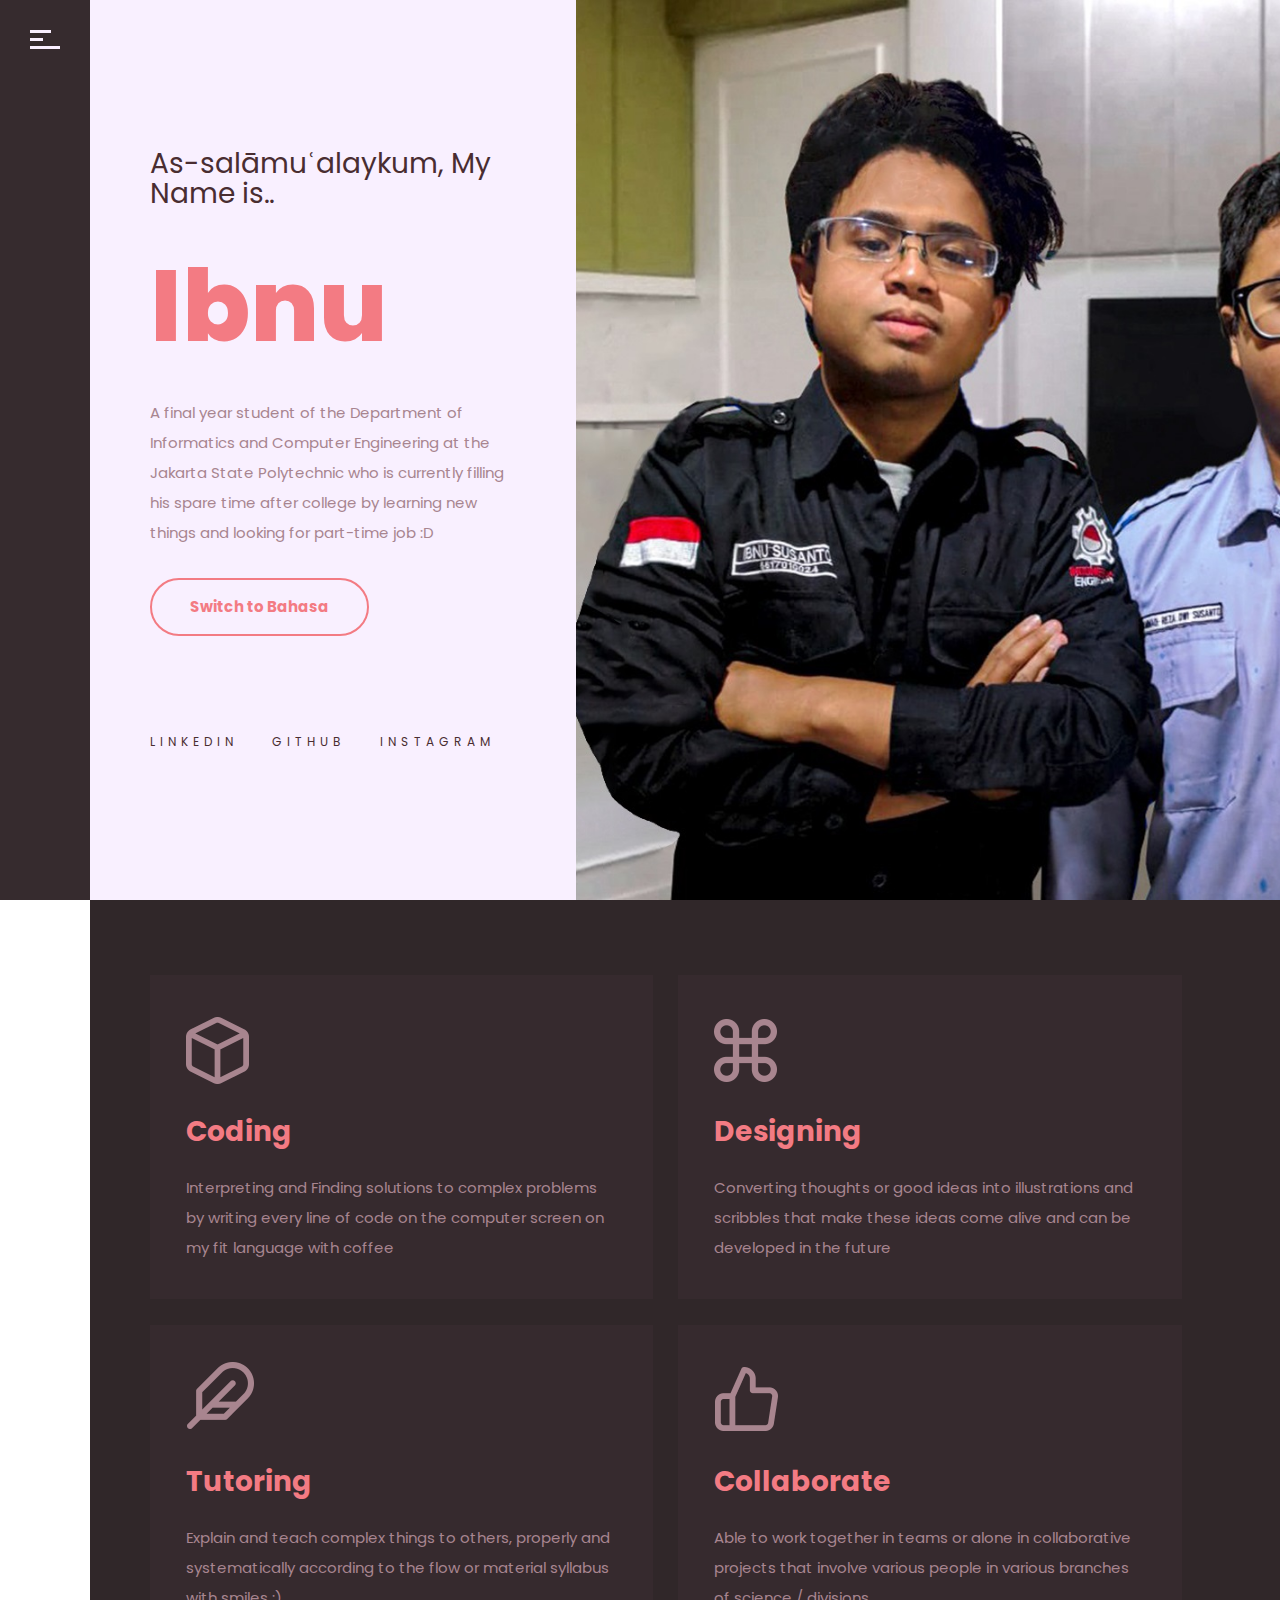
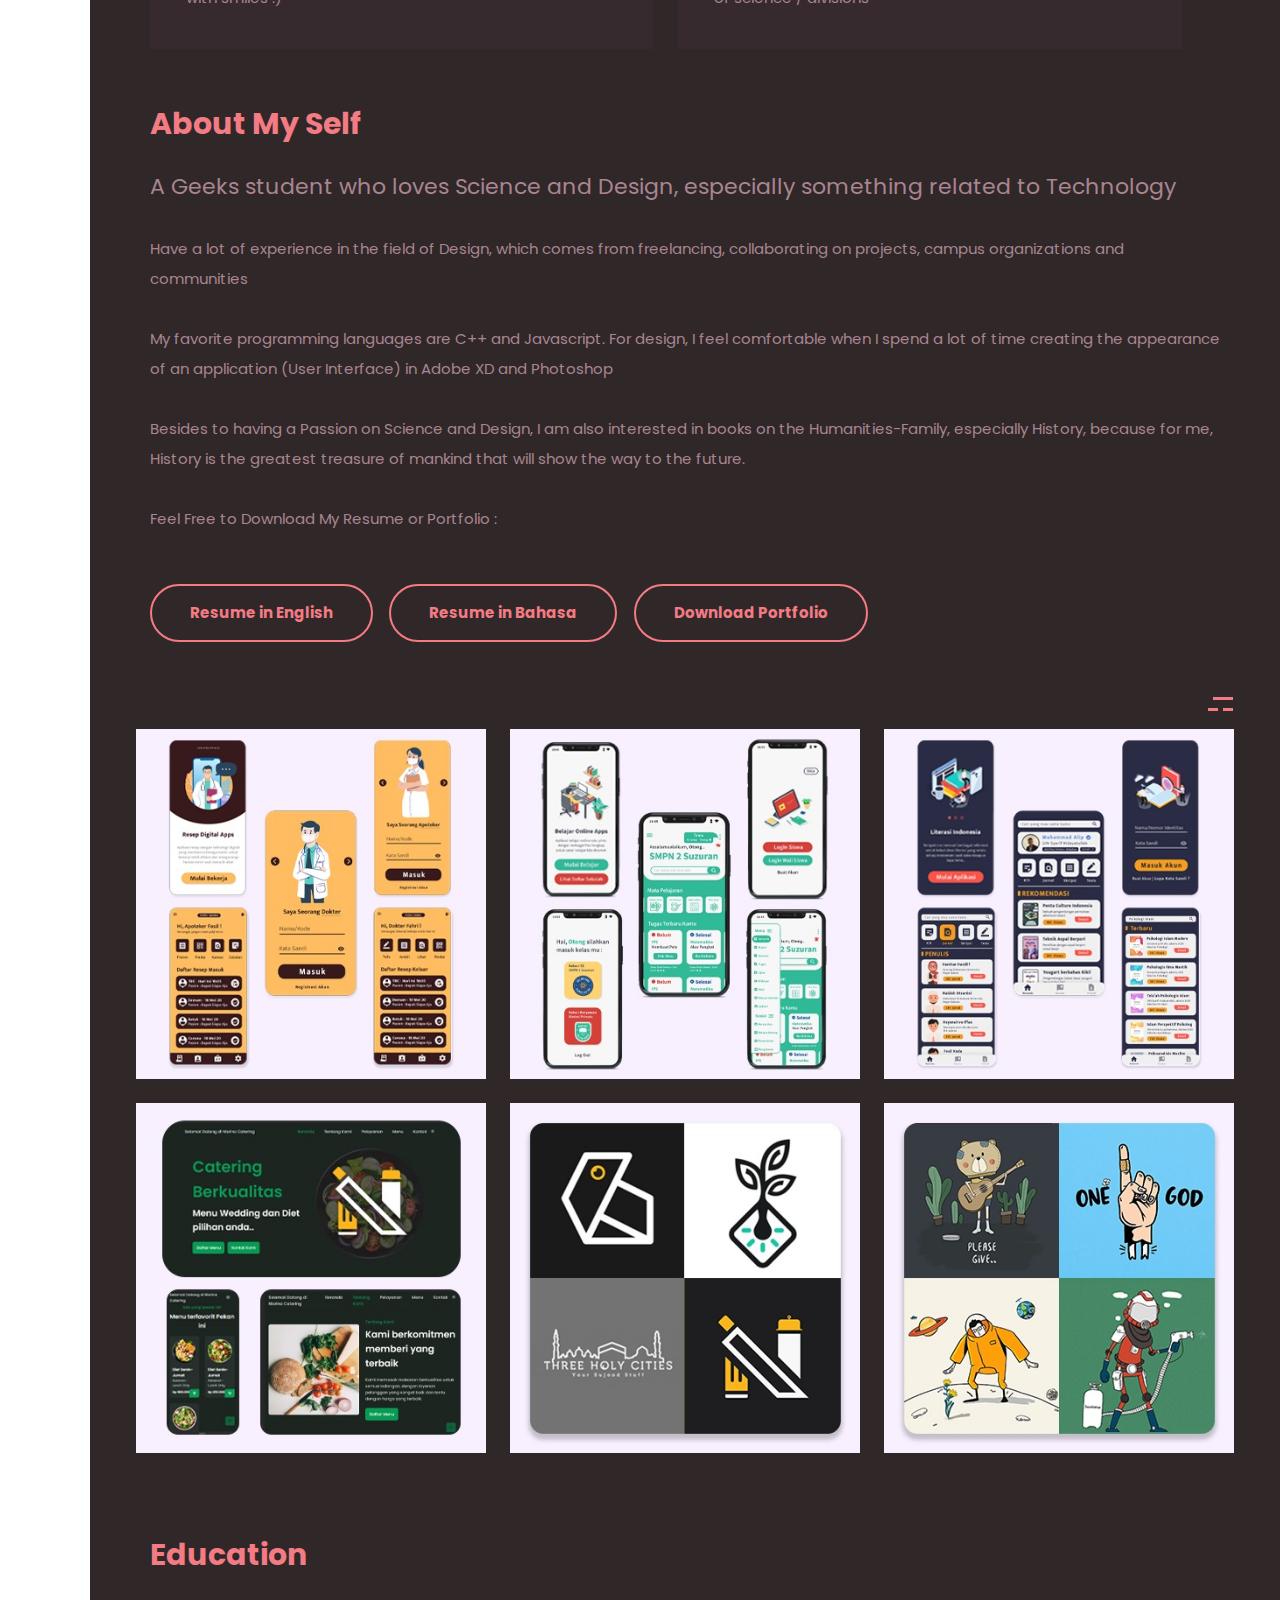
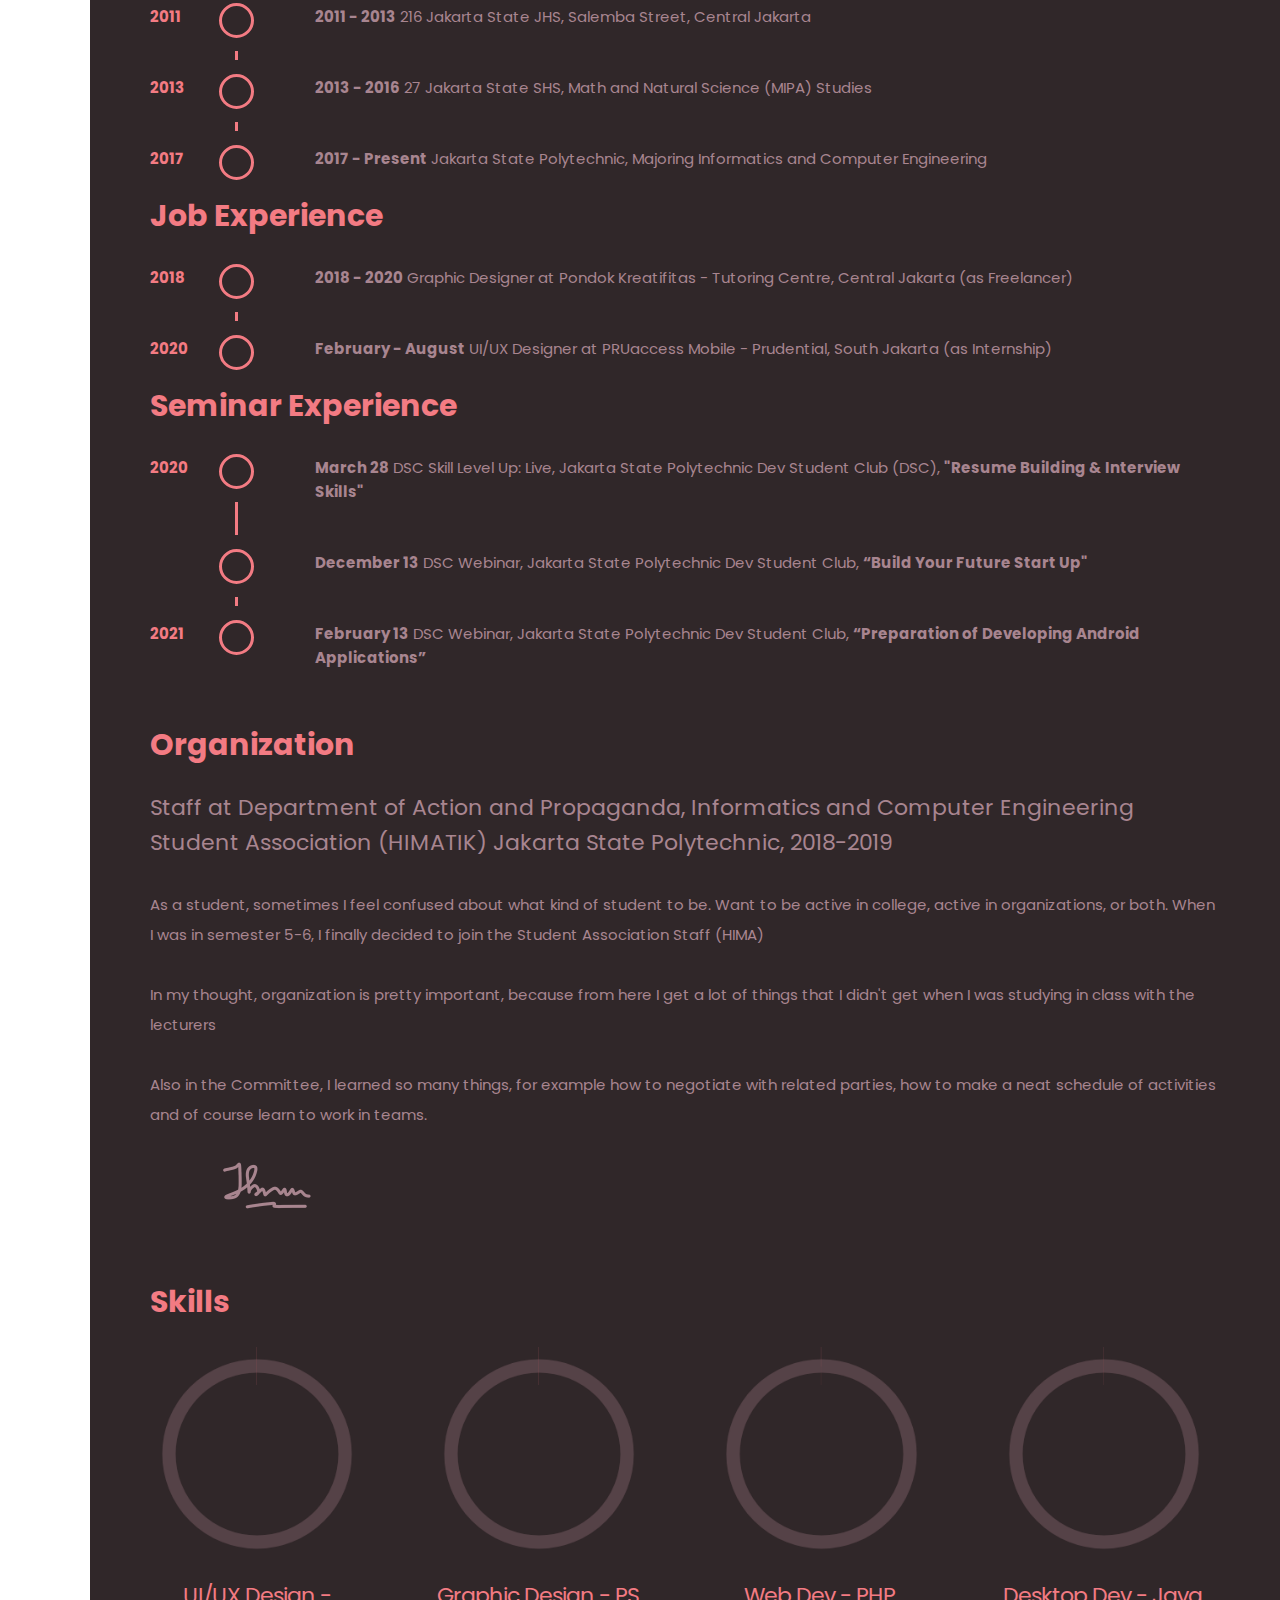
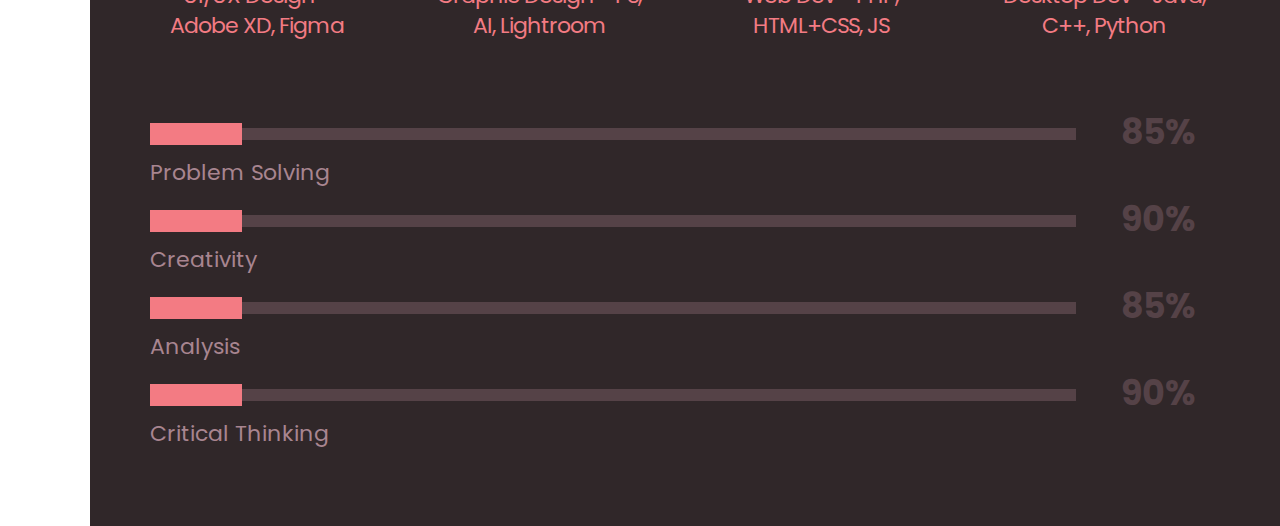
<file: index.html>
<!DOCTYPE HTML>
<html lang="en-US">
    <head>
        <title>Web Profile - Mochamad Ibnu</title>
        <meta http-equiv="Content-Type" content="text/html; charset=UTF-8">
        <meta name="keywords" content="HTML, CSS, JavaScript, PHP" />
        <meta name="inshaniia" content="CocoBasic" />
        <meta name="viewport" content="width=device-width, initial-scale=1, shrink-to-fit=no">

        <link rel="shortcut icon" href="images/favicon.ico" />      
        <link href='https://fonts.googleapis.com/css?family=Poppins:400,700,800' rel='stylesheet' type='text/css'>               
        <link rel="stylesheet" type="text/css"  href='style.css' />

        <!--[if lt IE 9]>
                <script src="js/html5.js"></script>            
                <script src="js/respond.min.js"></script>                   
        <![endif]-->                
    </head>

    <body>

        <!-- Preloader Gif -->
        <div class="doc-loader">
            <img src="images/preloader.gif" alt="Loading">
        </div>

        <div id="content" class="site-content">

            <div class="content-left">
                <div class="content-left-wrapper">                     
                    <header>
                        <div class="toggle-holder">
                            <div id="toggle">
                                <div class="menu-line"></div>
                            </div>
                        </div>  

                        <div class="top-pagination">
                            <div class="current-num">
                                <span>01</span>                                    
                            </div>
                            <div class="pagination-div"></div>
                            <div class="total-pages-num"></div>
                        </div>

                        <div class="menu-holder">
                            <div class="menu-wrapper relative">                                 
                                <nav id="header-main-menu">
                                    <ul class="main-menu sm sm-clean">
                                        <li><a href="#home">Personal Info</a></li>
                                        <li><a href="#service">About Me</a></li>
                                        <li><a href="#portfolio">Portfolio</a></li>                                 
                                        <li><a href="#resume">Experience</a></li>                                  
                                        <li><a href="#skills">Skills</a></li>                                                 
                                    </ul>
                                </nav>                            
                            </div>
                        </div>               

                        <div class="my-info-wrapper">
                            <div class="my-info">
                                <p class="my-info-title">NAME</p>
                                <p class="my-info-content">Mochamad Ibnu Susanto</p>
                            </div>

                            <div class="my-info">
                                <p class="my-info-title">ROLE</p>
                                <p class="my-info-content">Front-End Developer</p>
                            </div>

                            <div class="my-info">
                                <p class="my-info-title">EMAIL</p>
                                <p class="my-info-content">mochamad.ibnu99@gmail.com</p>
                            </div>

                            <div class="my-info">
                                <p class="my-info-title">PHONE CONTACT</p>
                                <p class="my-info-content">+62 812-1126-1902</p>
                            </div>

                            <img class="my-info-signature" src="images/signature.png" alt="" />  
                        </div>   

                        <div class="big-num">                              
                            <div class="current-big-num">01</div>
                            <div class="icon-scroll"></div>  
                        </div>
                    </header>
                </div>        

            </div>

            <div class="content-right">  
                <div class="content-right-wrapper">
                    
                    <!-- Home Section -->  
                    <div id="home" class="section full-width-section">
                        <div class="section-wrapper block">
                            <div class="home-left-part">
                                <p class="site-des">As-salāmuʿalaykum, My Name is..</p>
                                <h1 class="entry-title">Ibnu</h1>                                
                                <p class="site-info">
                                    A final year student of the Department of Informatics and Computer Engineering at the Jakarta State Polytechnic who is currently filling his spare time after college by learning new things and looking for part-time job :D
                                </p>

                                <!--Pilih Bahasa-->
                                <div class="button123-group-wrapper">
                                    <a href="index_bahasa.html" class="button"><b>Switch to Bahasa</b></a>
                                </div>

                                <!--Akun Sosmed-->
                                <div class="social-links">
                                    <a href="https://www.linkedin.com/in/inshaniia/" target='_blank'>LINKEDIN</a>
                                    <a href="https://github.com/inshaniia" target='_blank'>GITHUB</a>
                                    <a href="https://www.instagram.com/inshaniia" target='_blank'>INSTAGRAM</a>
                                </div>

                            </div>                            
                            <div class="home-right-part">                                
                            </div>                            
                        </div>
                    </div>

                    <!-- Service Section -->  
                    <div id="service" class="section">                        
                        <div class="section-wrapper block">
                            <div class="content-1300">
                                <div class="row">
                                    <div class="one-half width-55">
                                        <div class="services-wrapper">
                                            <div class="service-holder">
                                                <img src="images/service1.png" alt="" />
                                                <h4 class="service-title">Coding</h4>
                                                <div class="service-text">
                                                    Interpreting and Finding solutions to complex problems by writing every line of code on the computer screen on my fit language with coffee
                                                </div>                                        
                                            </div>   

                                            <div class="service-holder m-right-0">
                                                <img src="images/service2.png" alt="" />
                                                <h4 class="service-title">Designing</h4>
                                                <div class="service-text">
                                                    Converting thoughts or good ideas into illustrations and scribbles that make these ideas come alive and can be developed in the future
                                                </div>                                        
                                            </div>                                

                                            <div class="service-holder m-bottom-0">
                                                <img src="images/service3.png" alt="" />
                                                <h4 class="service-title">Tutoring</h4>
                                                <div class="service-text">
                                                    Explain and teach complex things to others, properly and systematically according to the flow or material syllabus with smiles :)
                                                </div>                                        
                                            </div>

                                            <div class="service-holder m-right-0 m-bottom-0">
                                                <img src="images/service4.png" alt="" />
                                                <h4 class="service-title">Collaborate</h4>
                                                <div class="service-text">
                                                    Able to work together in teams or alone in collaborative projects that involve various people in various branches of science / divisions
                                                </div>                                        
                                            </div>
                                        </div>
                                    </div>

                                    <div class="one-half width-40 last">                                
                                        <h2 class="entry-title section-title">About My Self</h2>
                                        <p class="section-info">
                                            A Geeks student who loves Science and Design, especially something related to Technology
                                        </p>
                                        <p>
                                            Have a lot of experience in the field of Design, which comes from freelancing, collaborating on projects, campus organizations and communities 
                                        </p>
                                        <p>
                                            My favorite programming languages are C++ and Javascript. For design, I feel comfortable when I spend a lot of time creating the appearance of an application (User Interface) in Adobe XD and Photoshop
                                        </p>
                                        <p>    
                                            Besides to having a Passion on Science and Design, I am also interested in books on the Humanities-Family, especially History, because for me, History is the greatest treasure of mankind that will show the way to the future.
                                        </p>
                                        <p>
                                            Feel Free to Download My Resume or Portfolio :
                                        </p>
                                        <div class="button-group-wrapper">
                                            <a href="https://drive.google.com/file/d/1arGFr5HKe9MMeyCaoX9eJT8yOBZD4cvv/view?usp=sharing" class="button" target='_blank' class="button"><b>Resume in English</b></a> 
                                            <a href="https://drive.google.com/file/d/1k7EF1OdXX5UDH8mxs3tVMvcY80iIGape/view?usp=sharing" target='_blank' class="button"><b>Resume in Bahasa</b></a>
                                            <a href="https://drive.google.com/file/d/1AmB04okDafonj_1LVzUJF2dVuCqxkTHm/view?usp=sharing" target='_blank' class="button"><b>Download Portfolio</b></a>                                                                    
                                        </div>
                                    </div>                                                                    
                                </div>
                            </div>
                        </div>
                    </div>

                    <!-- Portfolio Section -->  
                    <div id="portfolio" class="section">                        
                        <div class="section-wrapper block">
                            <div class="content-1300">
                                <div id="portfolio-wrapper" class="relative">
                                    <div class="category-filter">
                                        <div class="category-filter-icon"></div>                       
                                    </div>
                                    <div class="category-filter-list button-group filters-button-group">
                                        <div class="button is-checked" data-filter="*">All</div>
                                        <div class="button" data-filter=".text">UI/UX</div>
                                        <div class="button" data-filter=".image">Dev</div>
                                        <div class="button" data-filter=".video">Design</div>                                        
                                    </div>
                                    <div class="portfolio-load-content-holder"></div>
                                    <div class="grid" id="portfolio-grid">                                                            
                                        <div class="grid-sizer"></div>

                                        <div id="p-item-3" class="grid-item element-item p-one-third text">
                                            <a class="item-link" href="images/portfolio1.jpg" data-rel="prettyPhoto[portfolio]">
                                                <img src="images/portfolio1.jpg" alt="" />
                                                <div class="portfolio-text-holder">
                                                    <div class="portfolio-text-wrapper">
                                                        <p class="portfolio-text">Resep Digital</p>
                                                        <p class="portfolio-cat">Mobile Apps Design</p>
                                                    </div>
                                                </div>
                                            </a>
                                        </div>

                                        <div id="p-item-3" class="grid-item element-item p-one-third text">
                                            <a class="item-link" href="images/portfolio2.jpg" data-rel="prettyPhoto[portfolio]">
                                                <img src="images/portfolio2.jpg" alt="" />
                                                <div class="portfolio-text-holder">
                                                    <div class="portfolio-text-wrapper">
                                                        <p class="portfolio-text">Belajar Online</p>
                                                        <p class="portfolio-cat">Mobile Apps Design</p>
                                                    </div>
                                                </div>
                                            </a>
                                        </div>

                                        <div id="p-item-3" class="grid-item element-item p-one-third text">
                                            <a class="item-link" href="images/portfolio3.jpg" data-rel="prettyPhoto[portfolio]">
                                                <img src="images/portfolio3.jpg" alt="" />
                                                <div class="portfolio-text-holder">
                                                    <div class="portfolio-text-wrapper">
                                                        <p class="portfolio-text">Literasi Indonesia</p>
                                                        <p class="portfolio-cat">Mobile Apps Design</p>
                                                    </div>
                                                </div>
                                            </a>
                                        </div>

                                        <div id="p-item-3" class="grid-item element-item p-one-third image">
                                            <a class="item-link" href="images/portfolio4.jpg" data-rel="prettyPhoto[portfolio]">
                                                <img src="images/portfolio4.jpg" alt="" />
                                                <div class="portfolio-text-holder">
                                                    <div class="portfolio-text-wrapper">
                                                        <p class="portfolio-text">Nisrina Catering</p>
                                                        <p class="portfolio-cat">Responsive Webpage</p>
                                                    </div>
                                                </div>
                                            </a>
                                        </div>

                                        <div id="p-item-3" class="grid-item element-item p-one-third video">
                                            <a class="item-link" href="images/portfolio5.jpg" data-rel="prettyPhoto[portfolio]">
                                               <img src="images/portfolio5.jpg" alt="" />
                                                <div class="portfolio-text-holder">
                                                    <div class="portfolio-text-wrapper">
                                                        <p class="portfolio-text">Product Identity</p>
                                                        <p class="portfolio-cat">Logo Design</p>
                                                    </div>
                                                </div>
                                            </a>
                                        </div>

                                        <div id="p-item-3" class="grid-item element-item p-one-third video">
                                            <a class="item-link" href="images/portfolio6.jpg" data-rel="prettyPhoto[portfolio]">
                                               <img src="images/portfolio6.jpg" alt="" />
                                                <div class="portfolio-text-holder">
                                                    <div class="portfolio-text-wrapper">
                                                        <p class="portfolio-text">Illustrations</p>
                                                        <p class="portfolio-cat">Illustration Design</p>
                                                    </div>
                                                </div>
                                            </a>
                                        </div>

                                    </div>                
                                </div>   
                            </div>
                        </div>
                    </div>

                    <!-- Pendidikan Section -->  
                    <div id="resume" class="section">                        
                        <div class="section-wrapper block">
                            <div class="content-1300">  
                                <div class="row">
                                    <div class="one-half width-55">
                                        <h2 class="entry-title section-title">Education</h2>

                                        <ul class="timeline-holder">                                        
                                            <li class="timeline-event">
                                                <span class="timeline-circle"></span>
                                                <div class="timeline-event-content">
                                                    <b>2011 - 2013</b> 216 Jakarta State JHS, Salemba Street, Central Jakarta
                                                </div>
                                                <div class="timeline-event-date">2011</div>
                                            </li>
                                            <li class="timeline-event">
                                                <span class="timeline-circle"></span>
                                                <div class="timeline-event-content">                                    
                                                    <b>2013 - 2016</b> 27 Jakarta State SHS, Math and Natural Science (MIPA) Studies
                                                </div>
                                                <div class="timeline-event-date">2013</div>
                                            </li>
                                            <li class="timeline-event">
                                                <span class="timeline-circle"></span>
                                                <div class="timeline-event-content">
                                                    <b>2017 - Present</b> Jakarta State Polytechnic, Majoring Informatics and Computer Engineering
                                                </div>
                                                <div class="timeline-event-date">2017</div>
                                            </li>  
                                        </ul>

                                         <!-- Pengalaman Kerja Section -->
                                        <h2 class="entry-title section-title"><br/>Job Experience</h2>
                                        <ul class="timeline-holder">                                        
                                            <li class="timeline-event">
                                                <span class="timeline-circle"></span>
                                                <div class="timeline-event-content">
                                                    <b>2018 - 2020</b> Graphic Designer at Pondok Kreatifitas - Tutoring Centre, Central Jakarta (as Freelancer) 
                                                </div>
                                                <div class="timeline-event-date">2018</div>
                                            </li>
                                            <li class="timeline-event">
                                                <span class="timeline-circle"></span>
                                                <div class="timeline-event-content">
                                                    <b>February - August</b> UI/UX Designer at PRUaccess Mobile - Prudential, South Jakarta (as Internship)
                                                </div>
                                                <div class="timeline-event-date">2020</div>
                                            </li>
                                        </ul>

                                        <!-- Pengalaman Seminar Section -->
                                        <h2 class="entry-title section-title"><br/>Seminar Experience</h2>
                                        <ul class="timeline-holder">                                        
                                            <li class="timeline-event">
                                                <span class="timeline-circle"></span>
                                                <div class="timeline-event-content">
                                                    <b>March 28</b> DSC Skill Level Up: Live, Jakarta State Polytechnic Dev Student Club (DSC), <b>"Resume Building & Interview Skills"</b>
                                             </div>
                                                <div class="timeline-event-date">2020</div>
                                            </li>

                                            <li class="timeline-event">
                                                <span class="timeline-circle"></span>
                                                <div class="timeline-event-content">
                                                    <b>December 13</b> DSC Webinar, Jakarta State Polytechnic Dev Student Club, <b>“Build Your Future Start Up"</b>

                                                </div>
                                                <div class="timeline-event-date"></div>
                                            </li>

                                            <li class="timeline-event">
                                                <span class="timeline-circle"></span>
                                                <div class="timeline-event-content">
                                                    <b>February 13</b> DSC Webinar, Jakarta State Polytechnic Dev Student Club, <b>“Preparation of Developing Android Applications”</b>
                                                </div>
                                                <div class="timeline-event-date">2021</div>
                                            </li>
                                                </div>


                                    <div class="one-half width-40 last">
                                        <h2 class="entry-title section-title">Organization</h2>
                                        <p class="section-info">
                                            Staff at Department of Action and Propaganda, Informatics and Computer Engineering Student Association (HIMATIK) Jakarta State Polytechnic, 2018-2019

                                        </p>
                                        <p>
                                            As a student, sometimes I feel confused about what kind of student to be. Want to be active in college, active in organizations, or both. When I was in semester 5-6, I finally decided to join the Student Association Staff (HIMA)
                                        </p>
                                        <p>
                                            In my thought, organization is pretty important, because from here I get a lot of things that I didn't get when I was studying in class with the lecturers
                                        </p>

                                        <p>
                                            Also in the Committee, I learned so many things, for example how to negotiate with related parties, how to make a neat schedule of activities and of course learn to work in teams.  
                                        </p>                                        

                                        <img class="my-signature" src="images/signature2.png" alt="">                                        
                                    </div>
                                </div>
                            </div>
                        </div>
                    </div>

                    <!-- Skills Section -->  
                    <div id="skills" class="section">                        
                        <div class="section-wrapper block">
                            <div class="content-1300"> 
                                <div class="row m-bottom-60">
                                    <h2 class="entry-title section-title">Skills</h2>

                                    <div class="skill-circle-holder">
                                        <div class="skill-circle">
                                            <div class="skill-circle-wrapper relative" data-value="0.9" data-color="#f37b83" data-empty-color="#554247">
                                                <span class="skill-circle-num"></span>                                            
                                            </div>
                                            <p class="skill-circle-text">UI/UX Design - Adobe XD, Figma</p>
                                        </div>

                                        <div class="skill-circle">
                                            <div class="skill-circle-wrapper relative" data-value="0.90" data-color="#f37b83" data-empty-color="#554247">
                                                <span class="skill-circle-num"></span>                                            
                                            </div>
                                            <p class="skill-circle-text">Graphic Design - PS, AI, Lightroom</p>
                                        </div>                                

                                        <div class="skill-circle">
                                            <div class="skill-circle-wrapper relative" data-value="0.8" data-color="#f37b83" data-empty-color="#554247">
                                                <span class="skill-circle-num"></span>                                            
                                            </div>
                                            <p class="skill-circle-text">Web Dev - PHP, HTML+CSS, JS</p>
                                        </div>

                                        <div class="skill-circle">
                                            <div class="skill-circle-wrapper relative" data-value="0.85" data-color="#f37b83" data-empty-color="#554247">
                                                <span class="skill-circle-num"></span>                                            
                                            </div>
                                            <p class="skill-circle-text">Desktop Dev - Java, C++, Python</p>
                                        </div>
                                    </div>                                    
                                </div>


                                <div class="row">
                                    <div class="one-half">                                    
                                        <div class="skills-holder">
                                            <div class="skill-holder">                                        
                                                <div class="skill-text">                                            
                                                    <div class="skill">
                                                        <div class="skill-fill" data-fill="85%"></div>                                                    
                                                    </div>              
                                                    <span>Problem Solving</span>
                                                </div>                
                                                <div class="skill-percent">85%</div>
                                            </div>

                                            <div class="skill-holder">                                        
                                                <div class="skill-text">                                            
                                                    <div class="skill">
                                                        <div class="skill-fill" data-fill="90%"></div>                                                   
                                                    </div>              
                                                    <span>Creativity</span>
                                                </div>                                            
                                                <div class="skill-percent">90%</div>
                                            </div>
                                        </div>
                                    </div>

                                    <div class="one-half last">
                                        <div class="skills-holder sec-skills-holder">
                                            <div class="skill-holder">                                        
                                                <div class="skill-text">                                            
                                                    <div class="skill">
                                                        <div class="skill-fill" data-fill="85%"></div>                                                   
                                                    </div>                                                
                                                    <span>Analysis</span>
                                                </div>                
                                                <div class="skill-percent">85%</div>
                                            </div>

                                            <div class="skill-holder">                                        
                                                <div class="skill-text">                                            
                                                    <div class="skill">
                                                        <div class="skill-fill" data-fill="90%"></div>                                                   
                                                    </div>              
                                                    <span>Critical Thinking</span>
                                                </div>                
                                                <div class="skill-percent">90%</div>
                                            </div>                                    
                                        </div>
                                    </div>                                    
                                </div>                                
                            </div>                            
                        </div>
                    </div>          
                    
          

                </div>
            </div>            
        </div>        

        <!--Load JavaScript-->
        <script src="js/jquery.js"></script>                                                                           
        <script src='js/imagesloaded.pkgd.js'></script>                
        <script src='js/jquery.prettyPhoto.js'></script>                
        <script src='js/isotope.pkgd.js'></script>                
        <script src='js/jquery.smartmenus.min.js'></script>                           
        <script src='js/owl.carousel.min.js'></script>                                                            
        <script src='js/circle-progress.min.js'></script>                                                            
        <script src='js/main.js'></script>
    </body>
</html>
</file>
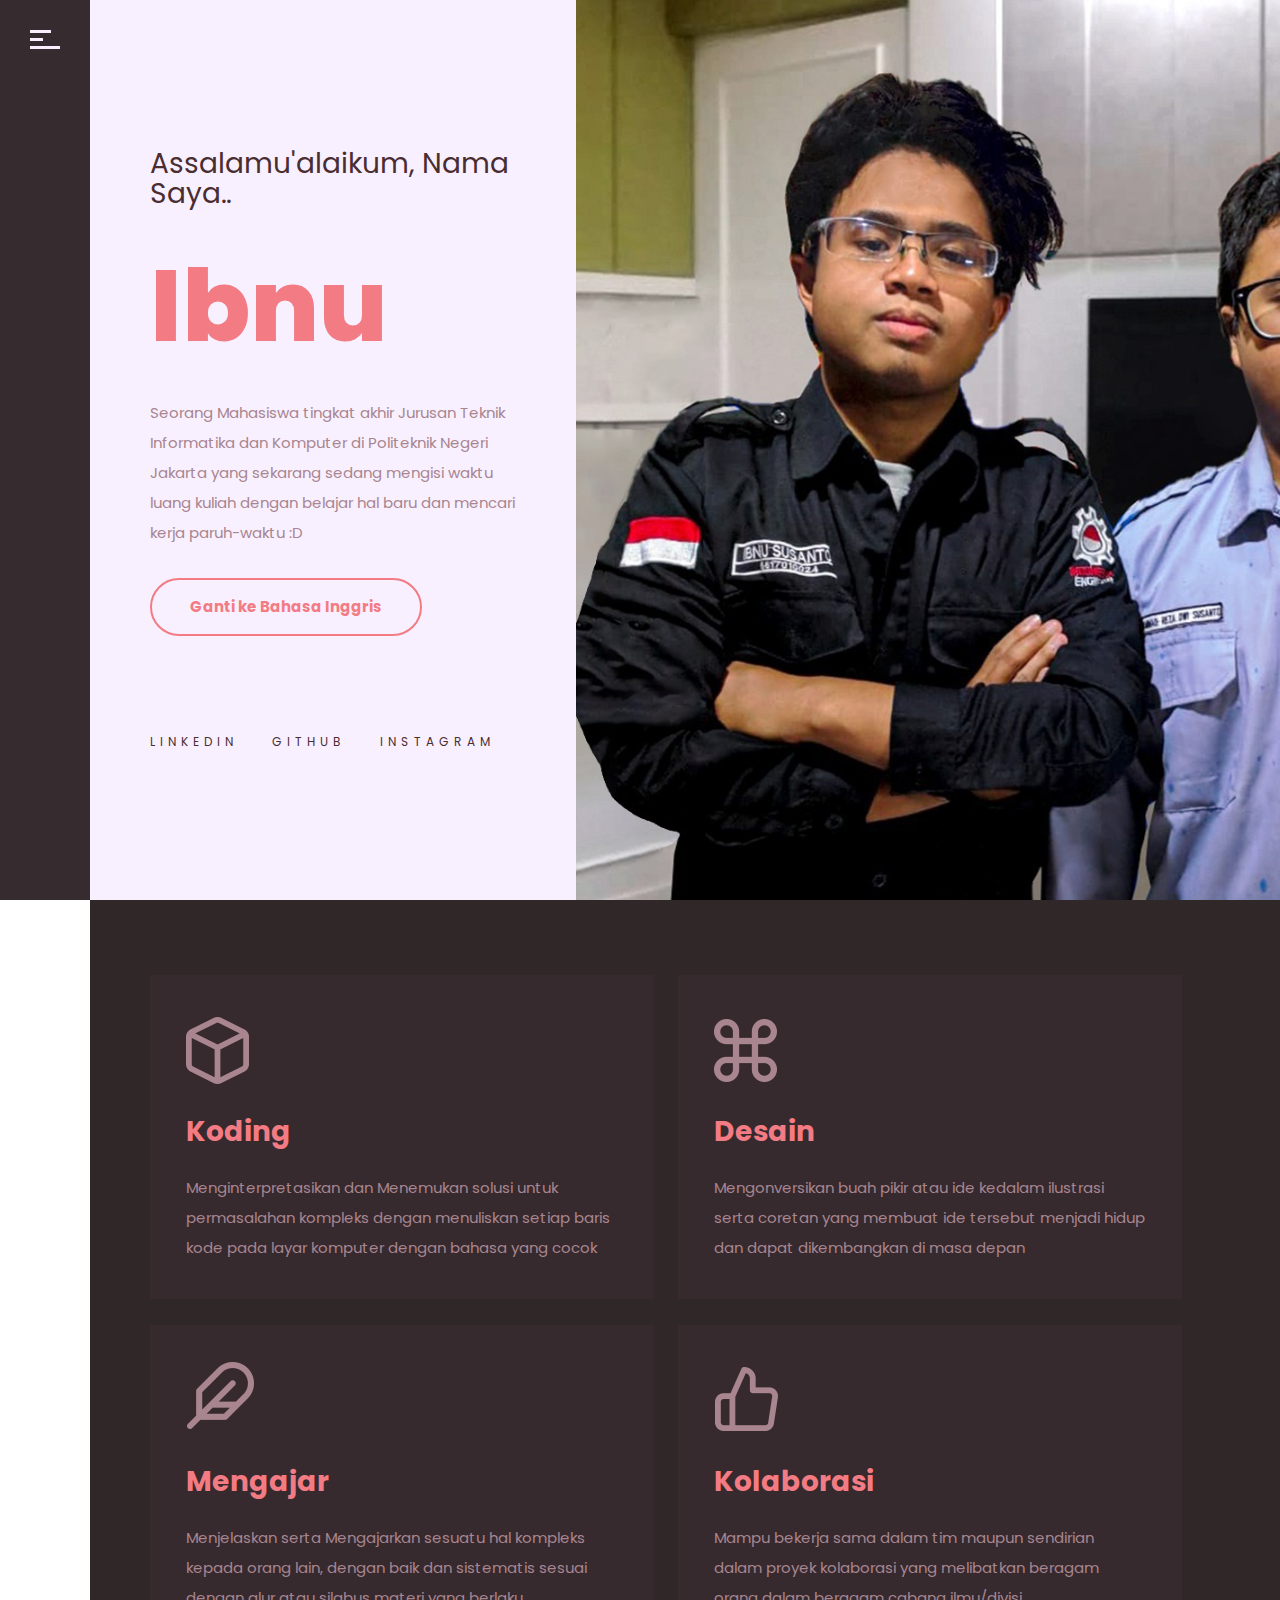
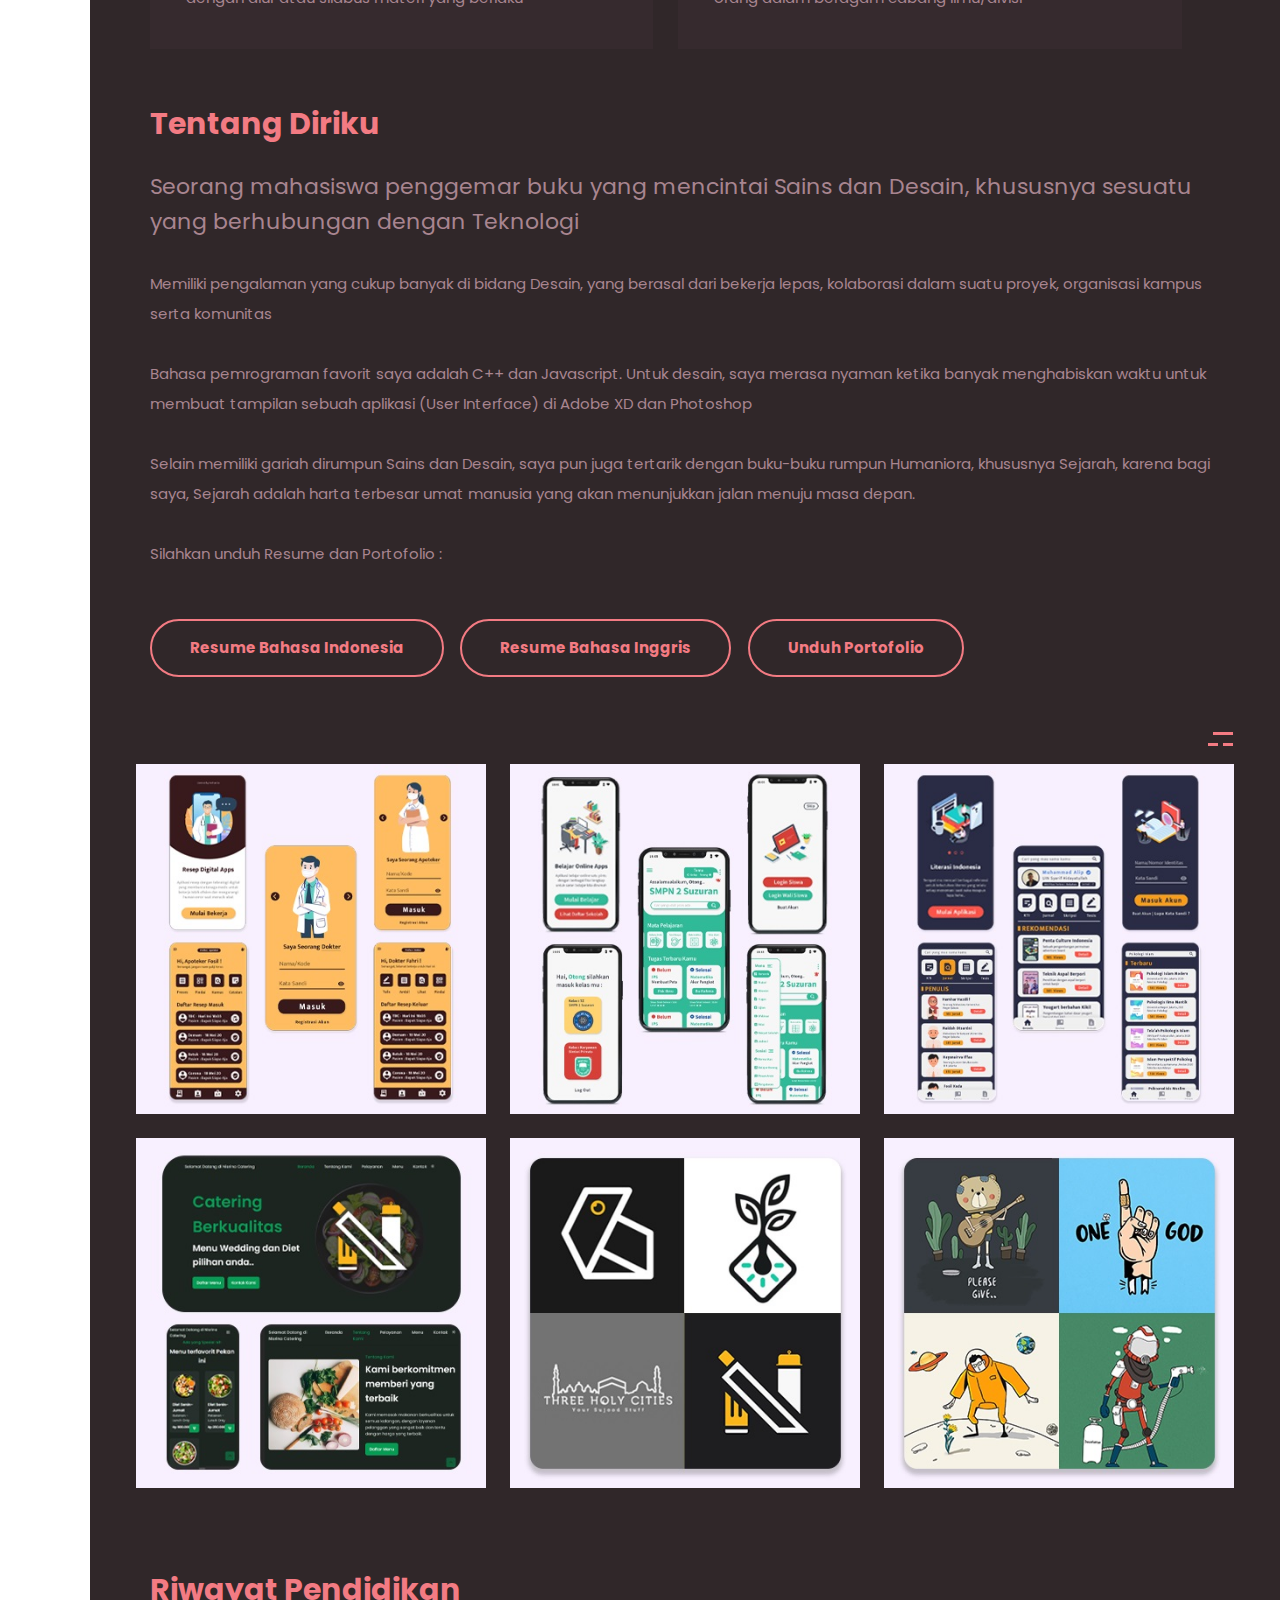
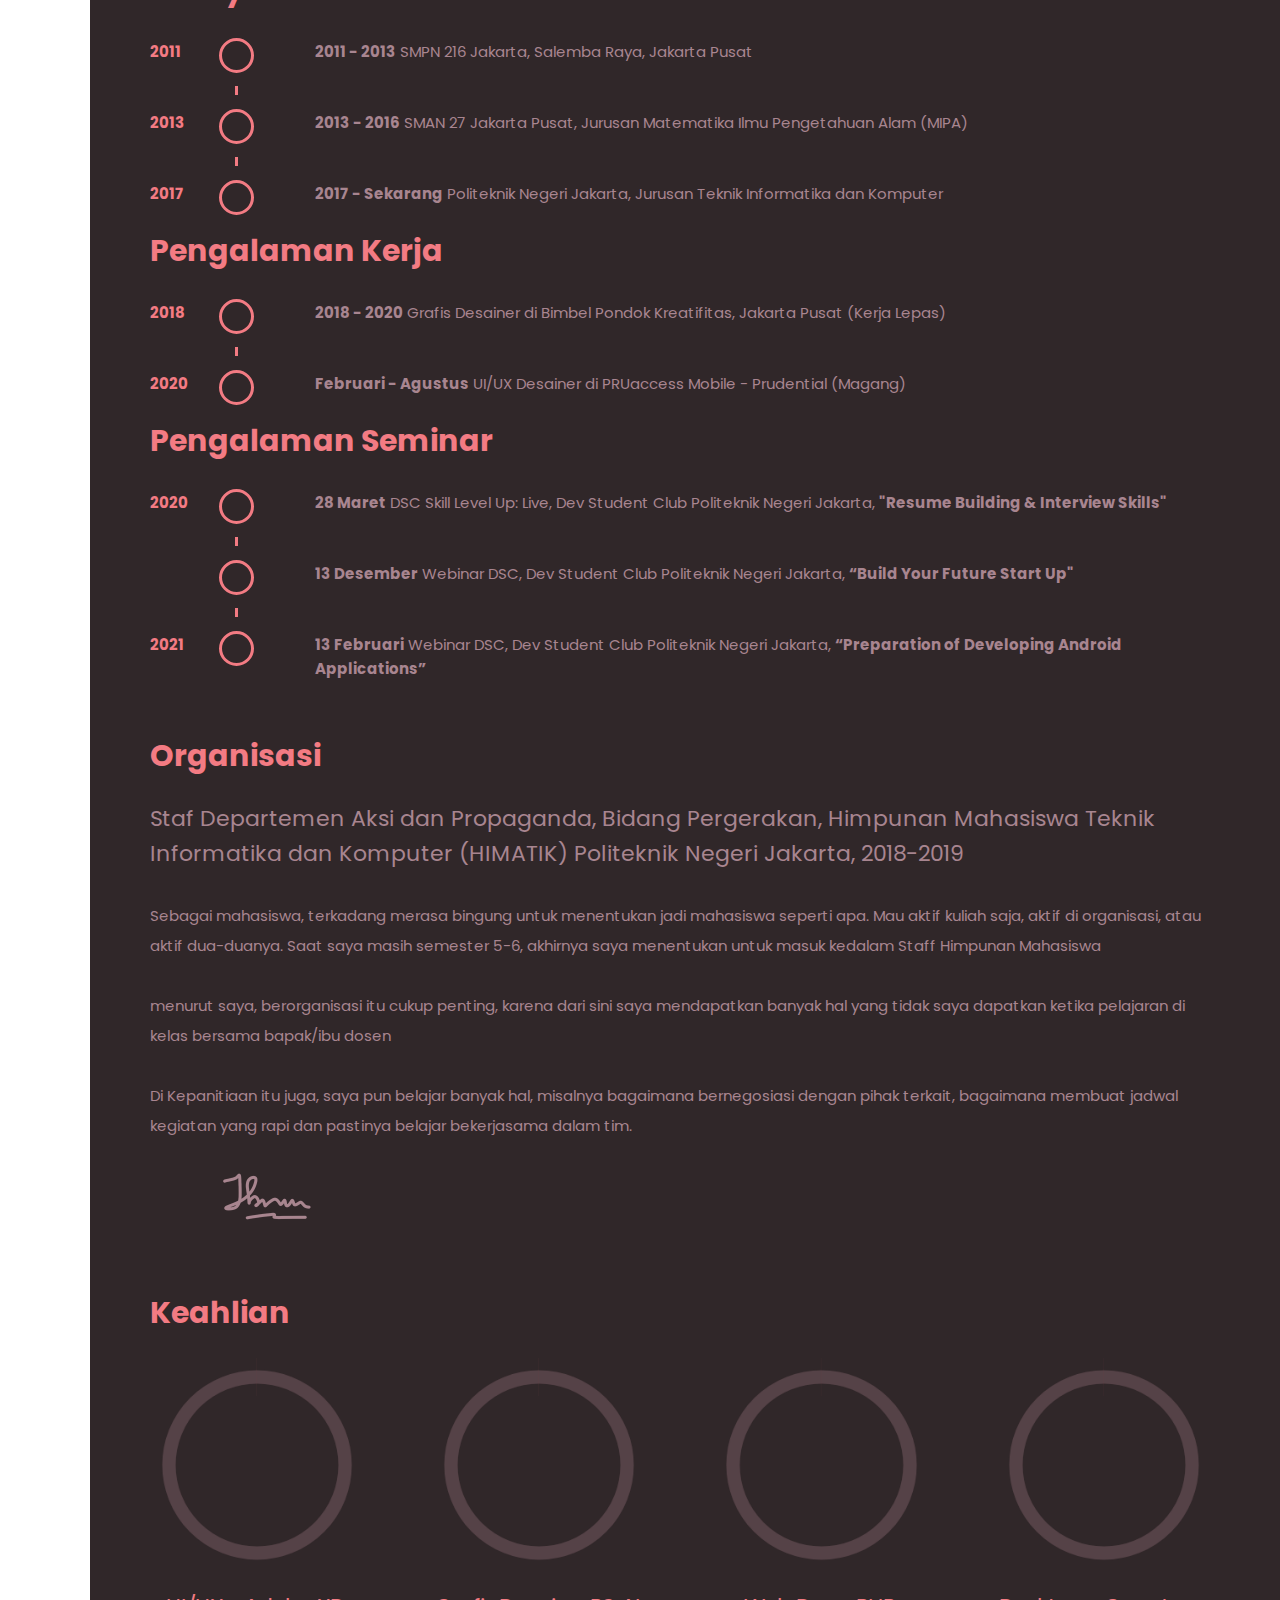
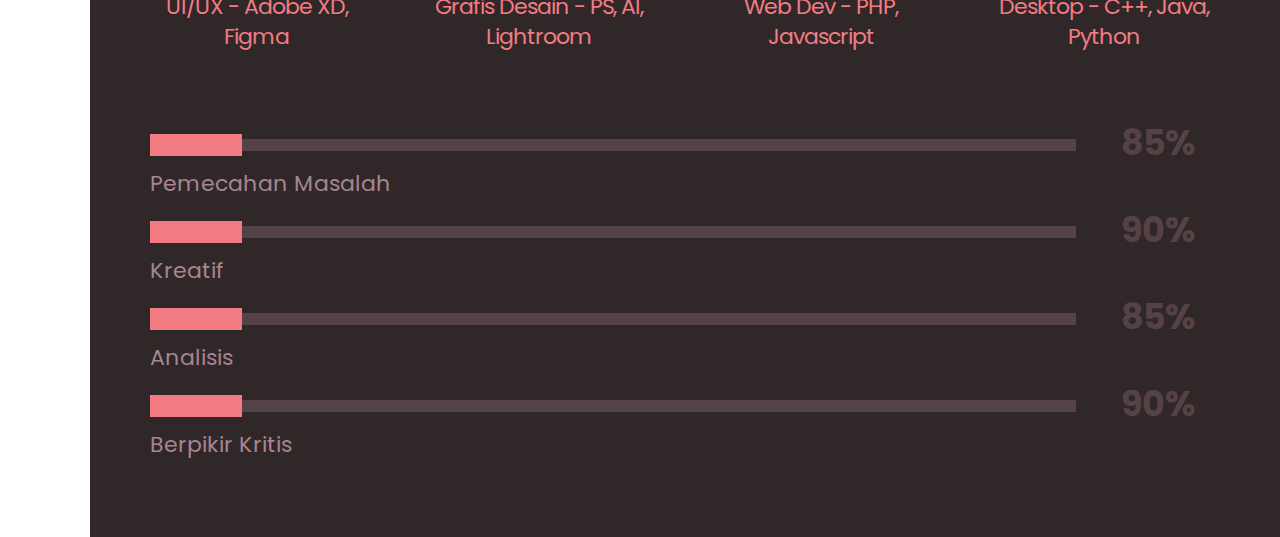
<file: index_bahasa.html>
<!DOCTYPE HTML>
<html lang="en-US">
    <head>
        <title>Profil Web - Mochamad Ibnu</title>
        <meta http-equiv="Content-Type" content="text/html; charset=UTF-8">
        <meta name="keywords" content="HTML, CSS, JavaScript, PHP" />
        <meta name="inshaniia" content="CocoBasic" />
        <meta name="viewport" content="width=device-width, initial-scale=1, shrink-to-fit=no">

        <link rel="shortcut icon" href="images/favicon.ico" />      
        <link href='https://fonts.googleapis.com/css?family=Poppins:400,700,800' rel='stylesheet' type='text/css'>               
        <link rel="stylesheet" type="text/css"  href='style.css' />

        <!--[if lt IE 9]>
                <script src="js/html5.js"></script>            
                <script src="js/respond.min.js"></script>                   
        <![endif]-->                
    </head>

    <body>

        <!-- Preloader Gif -->
        <div class="doc-loader">
            <img src="images/preloader.gif" alt="Loading">
        </div>

        <div id="content" class="site-content">

            <div class="content-left">
                <div class="content-left-wrapper">                     
                    <header>
                        <div class="toggle-holder">
                            <div id="toggle">
                                <div class="menu-line"></div>
                            </div>
                        </div>  

                        <div class="top-pagination">
                            <div class="current-num">
                                <span>01</span>                                    
                            </div>
                            <div class="pagination-div"></div>
                            <div class="total-pages-num"></div>
                        </div>

                        <div class="menu-holder">
                            <div class="menu-wrapper relative">                                 
                                <nav id="header-main-menu">
                                    <ul class="main-menu sm sm-clean">
                                        <li><a href="#home">Profil</a></li>
                                        <li><a href="#service">Tentang Diri</a></li>
                                        <li><a href="#portfolio">Portofolio</a></li>                                 
                                        <li><a href="#resume">Pengalaman</a></li>                                  
                                        <li><a href="#skills">Keahlian</a></li>                                                 
                                    </ul>
                                </nav>                            
                            </div>
                        </div>               

                        <div class="my-info-wrapper">
                            <div class="my-info">
                                <p class="my-info-title">NAMA</p>
                                <p class="my-info-content">Mochamad Ibnu Susanto</p>
                            </div>

                            <div class="my-info">
                                <p class="my-info-title">BIDANG PEKERJAAN</p>
                                <p class="my-info-content">Front-End Developer</p>
                            </div>

                            <div class="my-info">
                                <p class="my-info-title">SUREL</p>
                                <p class="my-info-content">mochamad.ibnu99@gmail.com</p>
                            </div>

                            <div class="my-info">
                                <p class="my-info-title">NOMOR KONTAK</p>
                                <p class="my-info-content">+62 812-1126-1902</p>
                            </div>

                            <img class="my-info-signature" src="images/signature.png" alt="" />  
                        </div>   

                        <div class="big-num">                              
                            <div class="current-big-num">01</div>
                            <div class="icon-scroll"></div>  
                        </div>
                    </header>
                </div>        

            </div>

            <div class="content-right">  
                <div class="content-right-wrapper">
                    
                    <!-- Home Section -->  
                    <div id="home" class="section full-width-section">
                        <div class="section-wrapper block">
                            <div class="home-left-part">
                                <p class="site-des">Assalamu'alaikum, Nama Saya..</p>
                                <h1 class="entry-title">Ibnu</h1>                                
                                <p class="site-info">
                                    Seorang Mahasiswa tingkat akhir Jurusan Teknik Informatika dan Komputer di Politeknik Negeri Jakarta yang sekarang sedang mengisi waktu luang kuliah dengan belajar hal baru dan mencari kerja paruh-waktu :D
                                </p>

                                <!--Pilih Bahasa-->
                                <div class="button123-group-wrapper">
                                    <a href="index.html" class="button"><b>Ganti ke Bahasa Inggris</b></a>
                                </div>

                                <!--Akun Sosmed-->
                                <div class="social-links">
                                    <a href="https://www.linkedin.com/in/inshaniia/" target='_blank'>LINKEDIN</a>
                                    <a href="https://github.com/inshaniia" target='_blank'>GITHUB</a>
                                    <a href="https://www.instagram.com/inshaniia" target='_blank'>INSTAGRAM</a>
                                </div>

                            </div>                            
                            <div class="home-right-part">                                
                            </div>                            
                        </div>
                    </div>

                    <!-- Service Section -->  
                    <div id="service" class="section">                        
                        <div class="section-wrapper block">
                            <div class="content-1300">
                                <div class="row">
                                    <div class="one-half width-55">
                                        <div class="services-wrapper">
                                            <div class="service-holder">
                                                <img src="images/service1.png" alt="" />
                                                <h4 class="service-title">Koding</h4>
                                                <div class="service-text">
                                                    Menginterpretasikan dan Menemukan solusi untuk permasalahan kompleks dengan menuliskan setiap baris kode pada layar komputer dengan bahasa yang cocok
                                                </div>                                        
                                            </div>                               

                                            <div class="service-holder m-right-0">
                                                <img src="images/service2.png" alt="" />
                                                <h4 class="service-title">Desain</h4>
                                                <div class="service-text">
                                                    Mengonversikan buah pikir atau ide kedalam ilustrasi serta coretan yang membuat ide tersebut menjadi hidup dan dapat dikembangkan di masa depan
                                                </div>                                        
                                            </div>                                

                                            <div class="service-holder m-bottom-0">
                                                <img src="images/service3.png" alt="" />
                                                <h4 class="service-title">Mengajar</h4>
                                                <div class="service-text">
                                                    Menjelaskan serta Mengajarkan sesuatu hal kompleks kepada orang lain, dengan baik dan sistematis sesuai dengan alur atau silabus materi yang berlaku
                                                </div>                                        
                                            </div>

                                            <div class="service-holder m-right-0 m-bottom-0">
                                                <img src="images/service4.png" alt="" />
                                                <h4 class="service-title">Kolaborasi</h4>
                                                <div class="service-text">
                                                    Mampu bekerja sama dalam tim maupun sendirian dalam proyek kolaborasi yang melibatkan beragam orang dalam beragam cabang ilmu/divisi
                                                </div>                                        
                                            </div>
                                        </div>
                                    </div>

                                    <div class="one-half width-40 last">                                
                                        <h2 class="entry-title section-title">Tentang Diriku</h2>
                                        <p class="section-info">
                                            Seorang mahasiswa penggemar buku yang mencintai Sains dan Desain, khususnya sesuatu yang berhubungan dengan Teknologi
                                        </p>
                                        <p>
                                            Memiliki pengalaman yang cukup banyak di bidang Desain, yang berasal dari bekerja lepas, kolaborasi dalam suatu proyek, organisasi kampus serta komunitas
                                        </p>
                                        <p>
                                            Bahasa pemrograman favorit saya adalah C++ dan Javascript. Untuk desain, saya merasa nyaman ketika banyak menghabiskan waktu untuk membuat tampilan sebuah aplikasi (User Interface) di Adobe XD dan Photoshop
                                        </p>
                                        <p>
                                            Selain memiliki gariah dirumpun Sains dan Desain, saya pun juga tertarik dengan buku-buku rumpun Humaniora, khususnya Sejarah, karena bagi saya, Sejarah adalah harta terbesar umat manusia yang akan menunjukkan jalan menuju masa depan.
                                        </p>
                                        <p>
                                            Silahkan unduh Resume dan Portofolio :
                                        </p>

                                        <div class="button-group-wrapper">
                                            <a href="https://drive.google.com/file/d/1k7EF1OdXX5UDH8mxs3tVMvcY80iIGape/view?usp=sharing" target='_blank' class="button"><b>Resume Bahasa Indonesia</b></a> 
                                            <a href="https://drive.google.com/file/d/1arGFr5HKe9MMeyCaoX9eJT8yOBZD4cvv/view?usp=sharing" target='_blank' class="button"><b>Resume Bahasa Inggris</b></a>
                                            <a href="https://drive.google.com/file/d/1AmB04okDafonj_1LVzUJF2dVuCqxkTHm/view?usp=sharing" target='_blank' class="button"><b>Unduh Portofolio</b></a>                                                                    
                                        </div>
                                    </div>                                                                    
                                </div>
                            </div>
                        </div>
                    </div>

                    <!-- Portfolio Section -->  
                    <div id="portfolio" class="section">                        
                        <div class="section-wrapper block">
                            <div class="content-1300">
                                <div id="portfolio-wrapper" class="relative">
                                    <div class="category-filter">
                                        <div class="category-filter-icon"></div>                       
                                    </div>
                                    <div class="category-filter-list button-group filters-button-group">
                                        <div class="button is-checked" data-filter="*">Semua</div>
                                        <div class="button" data-filter=".text">UI/UX</div>
                                        <div class="button" data-filter=".image">Dev</div>
                                        <div class="button" data-filter=".video">Desain</div>                                        
                                    </div>
                                    <div class="portfolio-load-content-holder"></div>
                                    <div class="grid" id="portfolio-grid">                                                            
                                        <div class="grid-sizer"></div>

                                        <div id="p-item-3" class="grid-item element-item p-one-third text">
                                            <a class="item-link" href="images/portfolio1.jpg" data-rel="prettyPhoto[portfolio]">
                                                <img src="images/portfolio1.jpg" alt="" />
                                                <div class="portfolio-text-holder">
                                                    <div class="portfolio-text-wrapper">
                                                        <p class="portfolio-text">Resep Digital</p>
                                                        <p class="portfolio-cat">Desain Aplikasi Mobile</p>
                                                    </div>
                                                </div>
                                            </a>
                                        </div>

                                        <div id="p-item-3" class="grid-item element-item p-one-third text">
                                            <a class="item-link" href="images/portfolio2.jpg" data-rel="prettyPhoto[portfolio]">
                                                <img src="images/portfolio2.jpg" alt="" />
                                                <div class="portfolio-text-holder">
                                                    <div class="portfolio-text-wrapper">
                                                        <p class="portfolio-text">Belajar Online</p>
                                                        <p class="portfolio-cat">Desain Aplikasi Mobile</p>
                                                    </div>
                                                </div>
                                            </a>
                                        </div>

                                        <div id="p-item-3" class="grid-item element-item p-one-third text">
                                            <a class="item-link" href="images/portfolio3.jpg" data-rel="prettyPhoto[portfolio]">
                                                <img src="images/portfolio3.jpg" alt="" />
                                                <div class="portfolio-text-holder">
                                                    <div class="portfolio-text-wrapper">
                                                        <p class="portfolio-text">Literasi Indonesia</p>
                                                        <p class="portfolio-cat">Desain Aplikasi Mobile</p>
                                                    </div>
                                                </div>
                                            </a>
                                        </div>

                                        <div id="p-item-3" class="grid-item element-item p-one-third image">
                                            <a class="item-link" href="images/portfolio4.jpg" data-rel="prettyPhoto[portfolio]">
                                                <img src="images/portfolio4.jpg" alt="" />
                                                <div class="portfolio-text-holder">
                                                    <div class="portfolio-text-wrapper">
                                                        <p class="portfolio-text">Nisrina Catering</p>
                                                        <p class="portfolio-cat">Web Responsif</p>
                                                    </div>
                                                </div>
                                            </a>
                                        </div>

                                        <div class="grid-item element-item p-one-third video">
                                            <a class="item-link" href="https://youtu.be/lRwP1vq0w1o" data-rel="prettyPhoto[portfolio]">
                                               <img src="images/portfolio5.jpg" alt="" />
                                                <div class="portfolio-text-holder">
                                                    <div class="portfolio-text-wrapper">
                                                        <p class="portfolio-text">Identitas Produk</p>
                                                        <p class="portfolio-cat">Desain Logo</p>
                                                    </div>
                                                </div>
                                            </a>
                                        </div>

                                        <div class="grid-item element-item p-one-third video">
                                            <a class="item-link" href="https://youtu.be/Egx3JdC1Tdw" data-rel="prettyPhoto[portfolio]">
                                               <img src="images/portfolio6.jpg" alt="" />
                                                <div class="portfolio-text-holder">
                                                    <div class="portfolio-text-wrapper">
                                                        <p class="portfolio-text">Ilustrasi</p>
                                                        <p class="portfolio-cat">Desain Ilustrasi Gambar</p>
                                                    </div>
                                                </div>
                                            </a>
                                        </div>

                                    </div>                
                                </div>   
                            </div>
                        </div>
                    </div>

                    <!-- Pendidikan Section -->  
                    <div id="resume" class="section">                        
                        <div class="section-wrapper block">
                            <div class="content-1300">  
                                <div class="row">
                                    <div class="one-half width-55">
                                        <h2 class="entry-title section-title">Riwayat Pendidikan</h2>

                                        <ul class="timeline-holder">                                        
                                            <li class="timeline-event">
                                                <span class="timeline-circle"></span>
                                                <div class="timeline-event-content">
                                                    <b>2011 - 2013</b> SMPN 216 Jakarta, Salemba Raya, Jakarta Pusat
                                                </div>
                                                <div class="timeline-event-date">2011</div>
                                            </li>
                                            <li class="timeline-event">
                                                <span class="timeline-circle"></span>
                                                <div class="timeline-event-content">                                    
                                                    <b>2013 - 2016</b> SMAN 27 Jakarta Pusat, Jurusan Matematika Ilmu Pengetahuan Alam (MIPA)
                                                </div>
                                                <div class="timeline-event-date">2013</div>
                                            </li>
                                            <li class="timeline-event">
                                                <span class="timeline-circle"></span>
                                                <div class="timeline-event-content">
                                                    <b>2017 - Sekarang</b> Politeknik Negeri Jakarta, Jurusan Teknik Informatika dan Komputer 
                                                </div>
                                                <div class="timeline-event-date">2017</div>
                                            </li>  
                                        </ul>

                                         <!-- Pengalaman Kerja Section -->
                                        <h2 class="entry-title section-title"><br/>Pengalaman Kerja</h2>
                                        <ul class="timeline-holder">                                        
                                            <li class="timeline-event">
                                                <span class="timeline-circle"></span>
                                                <div class="timeline-event-content">
                                                    <b>2018 - 2020</b> Grafis Desainer di Bimbel Pondok Kreatifitas, Jakarta Pusat (Kerja Lepas) 
                                                </div>
                                                <div class="timeline-event-date">2018</div>
                                            </li>
                                            <li class="timeline-event">
                                                <span class="timeline-circle"></span>
                                                <div class="timeline-event-content">
                                                    <b>Februari - Agustus</b> UI/UX Desainer di PRUaccess Mobile - Prudential (Magang)
                                                </div>
                                                <div class="timeline-event-date">2020</div>
                                            </li>
                                        </ul>

                                        <!-- Pengalaman Seminar Section -->
                                        <h2 class="entry-title section-title"><br/>Pengalaman Seminar</h2>
                                        <ul class="timeline-holder">                                        
                                            <li class="timeline-event">
                                                <span class="timeline-circle"></span>
                                                <div class="timeline-event-content">
                                                    <b>28 Maret</b> DSC Skill Level Up: Live, Dev Student Club Politeknik Negeri Jakarta, <b>"Resume Building & Interview Skills" </b>
                                             </div>
                                                <div class="timeline-event-date">2020</div>
                                            </li>

                                            <li class="timeline-event">
                                                <span class="timeline-circle"></span>
                                                <div class="timeline-event-content">
                                                    <b>13 Desember</b> Webinar DSC, Dev Student Club Politeknik Negeri Jakarta, <b>“Build Your Future Start Up"</b>

                                                </div>
                                                <div class="timeline-event-date"></div>
                                            </li>

                                            <li class="timeline-event">
                                                <span class="timeline-circle"></span>
                                                <div class="timeline-event-content">
                                                    <b>13 Februari</b> Webinar DSC, Dev Student Club Politeknik Negeri Jakarta, <b>“Preparation of Developing Android Applications”</b>
                                                </div>
                                                <div class="timeline-event-date">2021</div>
                                            </li>
                                                </div>


                                    <div class="one-half width-40 last">
                                        <h2 class="entry-title section-title">Organisasi</h2>
                                        <p class="section-info">
                                            Staf Departemen Aksi dan Propaganda, Bidang Pergerakan, Himpunan Mahasiswa Teknik Informatika dan Komputer (HIMATIK) Politeknik Negeri Jakarta, 2018-2019

                                        </p>
                                        <p>
                                            Sebagai mahasiswa, terkadang merasa bingung untuk menentukan jadi mahasiswa seperti apa. Mau aktif kuliah saja, aktif di organisasi, atau aktif dua-duanya. Saat saya masih semester 5-6, akhirnya saya menentukan untuk masuk kedalam Staff Himpunan Mahasiswa
                                        </p>
                                        <p>
                                            menurut saya, berorganisasi itu cukup penting, karena dari sini saya mendapatkan banyak hal yang tidak saya dapatkan ketika pelajaran di kelas bersama bapak/ibu dosen
                                        </p>

                                        <p>
                                            Di Kepanitiaan itu juga, saya pun belajar banyak hal, misalnya bagaimana bernegosiasi dengan pihak terkait, bagaimana membuat jadwal kegiatan yang rapi dan pastinya belajar bekerjasama dalam tim.  
                                        </p>                                        

                                        <img class="my-signature" src="images/signature2.png" alt="">                                        
                                    </div>
                                </div>
                            </div>
                        </div>
                    </div>

                    <!-- Skills Section -->  
                    <div id="skills" class="section">                        
                        <div class="section-wrapper block">
                            <div class="content-1300"> 
                                <div class="row m-bottom-60">
                                    <h2 class="entry-title section-title">Keahlian</h2>

                                    <div class="skill-circle-holder">
                                        <div class="skill-circle">
                                            <div class="skill-circle-wrapper relative" data-value="0.9" data-color="#f37b83" data-empty-color="#554247">
                                                <span class="skill-circle-num"></span>                                            
                                            </div>
                                            <p class="skill-circle-text">UI/UX - Adobe XD, Figma</p>
                                        </div>

                                        <div class="skill-circle">
                                            <div class="skill-circle-wrapper relative" data-value="0.90" data-color="#f37b83" data-empty-color="#554247">
                                                <span class="skill-circle-num"></span>                                            
                                            </div>
                                            <p class="skill-circle-text">Grafis Desain - PS, AI, Lightroom</p>
                                        </div>                                

                                        <div class="skill-circle">
                                            <div class="skill-circle-wrapper relative" data-value="0.8" data-color="#f37b83" data-empty-color="#554247">
                                                <span class="skill-circle-num"></span>                                            
                                            </div>
                                            <p class="skill-circle-text">Web Dev - PHP, Javascript</p>
                                        </div>

                                        <div class="skill-circle">
                                            <div class="skill-circle-wrapper relative" data-value="0.85" data-color="#f37b83" data-empty-color="#554247">
                                                <span class="skill-circle-num"></span>                                            
                                            </div>
                                            <p class="skill-circle-text">Desktop - C++, Java, Python</p>
                                        </div>
                                    </div>                                    
                                </div>


                                <div class="row">
                                    <div class="one-half">                                    
                                        <div class="skills-holder">
                                            <div class="skill-holder">                                        
                                                <div class="skill-text">                                            
                                                    <div class="skill">
                                                        <div class="skill-fill" data-fill="85%"></div>                                                    
                                                    </div>              
                                                    <span>Pemecahan Masalah</span>
                                                </div>                
                                                <div class="skill-percent">85%</div>
                                            </div>

                                            <div class="skill-holder">                                        
                                                <div class="skill-text">                                            
                                                    <div class="skill">
                                                        <div class="skill-fill" data-fill="90%"></div>                                                   
                                                    </div>              
                                                    <span>Kreatif</span>
                                                </div>                                            
                                                <div class="skill-percent">90%</div>
                                            </div>
                                        </div>
                                    </div>

                                    <div class="one-half last">
                                        <div class="skills-holder sec-skills-holder">
                                            <div class="skill-holder">                                        
                                                <div class="skill-text">                                            
                                                    <div class="skill">
                                                        <div class="skill-fill" data-fill="85%"></div>                                                   
                                                    </div>                                                
                                                    <span>Analisis</span>
                                                </div>                
                                                <div class="skill-percent">85%</div>
                                            </div>

                                            <div class="skill-holder">                                        
                                                <div class="skill-text">                                            
                                                    <div class="skill">
                                                        <div class="skill-fill" data-fill="90%"></div>                                                   
                                                    </div>              
                                                    <span>Berpikir Kritis</span>
                                                </div>                
                                                <div class="skill-percent">90%</div>
                                            </div>                                    
                                        </div>
                                    </div>                                    
                                </div>                                
                            </div>                            
                        </div>
                    </div>          
                    
          

                </div>
            </div>            
        </div>        

        <!--Load JavaScript-->
        <script src="js/jquery.js"></script>                                                                           
        <script src='js/imagesloaded.pkgd.js'></script>                
        <script src='js/jquery.prettyPhoto.js'></script>                
        <script src='js/isotope.pkgd.js'></script>                
        <script src='js/jquery.smartmenus.min.js'></script>                           
        <script src='js/owl.carousel.min.js'></script>                                                            
        <script src='js/circle-progress.min.js'></script>                                                            
        <script src='js/main.js'></script>
    </body>
</html>
</file>
<file: style.css>
/*------------------------------------------------------------------

[Table of contents]
1. 3rd Part CSS Libraries
2. Global CSS
3. Left Part Content (Sidebar) CSS
    3.1. Menu CSS
4. Right Part Content CSS
5. Home Section CSS
6. Service Section CSS
7. Portfolio Section CSS
    7.1 Pretty Photo CSS
    7.2 Single Portfolio CSS
    7.3 Image Slider CSS
8. Resume Section CSS
9. Skills Section CSS
10. Contact Section CSS
11. Responsive CSS

-------------------------------------------------------------------*/


/* ===================================
    1. 3rd Part CSS Libraries
====================================== */

@import url("css/clear.css");
@import url("css/sm-clean.css");
@import url("css/owl.carousel.min.css");
@import url("css/owl.theme.default.min.css");
@import url("css/prettyPhoto.css");
@import url("css/common.css");


/* ===================================
    2. Global CSS
====================================== */

*, 
::after, 
::before {
    box-sizing: border-box;
}

body {
    font-family: 'Poppins', sans-serif;
    font-size: 15px;    
    line-height: 30px;
    font-weight: 400;       
    color: #a88590;
    background-color: #fff;
    overflow-x: hidden;
}

body a {
    text-decoration: none;
    color: #000000;    
    transition: color .3s linear;
}

body a:hover {
    color: #acacac;
}

body img {
    max-width: 100%;
    max-height: 100%;
    width: auto;
    height: auto;
    display: block;
}

.doc-loader {
    position: fixed;
    left: 0px;
    top: 0px;
    width: 100%;
    height: 100%;
    z-index: 99999;
    background-color: #362B2E;
}

.doc-loader img {
    width: 50px;
    height: 50px;
    position: absolute;
    top: 50%;    
    left: 50%;
    transform: translate(-50%, -50%);
}

p {
    margin-bottom: 30px;
}

.content-1300 {
    max-width: 1300px;
}

.section-info {
    font-size: 22px;
    line-height: 35px;
}

a.button {
    display: inline-block;
    color: #f37b83;
    border: 2px solid #f37b83;
    text-align: center;
    padding: 12px 38px;
    cursor: pointer;
    vertical-align: middle;
    text-decoration: none;
    border-radius: 50px;
    transition: all .2s linear;
}

a.button:active {
    position: relative;
    top: 1px;   
}

a.button:hover {
    color: #f9f0ff;
    background-color: #F37b83;
}

/* ===================================
    3. Left Part Content (Sidebar) CSS
====================================== */

.content-left {
    position: fixed;
    width: 380px;
    background-color: #362B2E;
    height: 100vh;
    z-index: 1;
}

.content-left::-webkit-scrollbar-track {
    -webkit-box-shadow: inset 0 0 6px rgba(0,0,0,0.3);
    background-color: #554247;
}

.content-left::-webkit-scrollbar {
    width: 7px;
    background-color: #554247;
}

.content-left::-webkit-scrollbar-thumb {
    background-color: #f37b83;
}

.content-left-wrapper {
    padding-left: 75px;
    position: relative;
}

.toggle-holder {
    position: fixed;
    top: 30px;
    left: 30px;
    z-index: 3;
}

#toggle {
    height: 23px;
    width: 30px;
    position: relative;
}

#toggle:hover {
    cursor: pointer;
}

#toggle:before,
#toggle:after {
    content: '';
    height: 3px;
    width: 30px;
    position: absolute;
    -webkit-transform-origin: 50% 50%;
    transform-origin: 50% 50%;
    -webkit-transition: -webkit-transform 0.25s;
    -webkit-transition: all 0.25s;
    transition: all 0.25s;
    top: 8px;
    background-color: #faefff;
}

#toggle:before {
    -webkit-transform: translate3d(0, -8px, 0);
    transform: translate3d(0, -8px, 0px);
    width: 21px;
    margin-left: 0;
}

#toggle:hover:before {
    margin-left: 9px;

}

#toggle.on:before {
    -webkit-transform: rotate3d(0, 0, 1, 45deg) translate3d(0, 0, 0);
    transform: rotate3d(0, 0, 1, 45deg) translate3d(0, 0, 0);   
    background-color: #fff;
    margin-left: 0;
    width: 26px;
}

#toggle.on:after {
    -webkit-transform: rotate3d(0, 0, 1, -45deg);
    transform: rotate3d(0, 0, 1, -45deg);
    background-color: #fff;
    width: 26px;
}

#toggle:after {
    -webkit-transform: translate3d(0, 8px, 0);
    transform: translate3d(0, 8px, 0);
}

#toggle .menu-line {
    width: 13px;
    height: 3px;
    position: absolute;
    -webkit-transition: all 0.25s;
    transition: all 0.25s;
    margin-left: 0;
    top: 8px;
    background-color: #faefff;
}

#toggle:hover .menu-line {
    margin-left: 17px;
}

#toggle.on .menu-line {
    opacity: 0;
}

.top-pagination {
    position: relative;
    z-index: 2;
    padding-top: 150px;
}

.top-pagination > div {
    display: inline-block;
    font-weight: 700;
    vertical-align: top; 
}

.current-num {
    width: 25px;
    position: relative;
    height: 30px;
    color: #c6646b;
}

.current-num span {
    position: absolute;    
    left: 0;    
}

.total-pages-num {
    color: #faefff;
}

.pagination-div {
    position: relative;
    width: 100px;
    height: 30px;
    margin-right: 8px;
}

.pagination-div:after {
    content: "";
    display: block;
    position: absolute;
    height: 3px;
    width: 100%;
    background-color: #faefff;
    top: 12px;
}

.my-info-wrapper {
    padding-top: 110px;
}

.my-info {
    margin-bottom: 30px;
}

.my-info > p {
    margin-bottom: 0;
}

.my-info-title {
    font-size: 12px;
    line-height: 100%;
    color: #f37b83;
    letter-spacing: 5px;
}

.my-info-content {
    color: #faefff;
}

img.my-info-signature {
    width: 215px;
    padding-top: 35px;
    padding-bottom: 30px;
}

.big-num {
    position: fixed;
    width: 380px;
    left: 0;
    bottom: 30px;
    padding-left: 75px;
    z-index: 1;
}

.current-big-num {
    font-size: 160px;
    -webkit-text-stroke: 3px #c6646b;
    color: transparent;
    font-weight: 800;
    line-height: 100%;
    letter-spacing: -4px;
    position: relative;
    margin-top: 20px;
    z-index: 2;
}

.icon-scroll,
.icon-scroll:before {
    position: absolute;
    right: -18px;
}

.icon-scroll {
    width: 38px;
    height: 60px;
    margin-left: -20px;
    bottom: 25px;
    margin-top: -35px;
    box-shadow: inset 0 0 0 3px #c6646b;
    border-radius: 25px;
    transition: right .5s;
}

.icon-scroll:before {
    content: '';
    width: 8px;
    height: 8px;
    background: #c6646b;
    margin-left: -4px;
    top: 8px;
    border-radius: 4px;
    -webkit-animation-duration: 1.5s;
    animation-duration: 1.5s;
    -webkit-animation-iteration-count: infinite;
    animation-iteration-count: infinite;
    -webkit-animation-name: scroll;
    animation-name: scroll;
    left: 50%;
}

.icon-scroll:after {
    content: "";
    position: absolute;
    z-index: -1;
    background-color: #362b2e;
    width: 58px;
    height: 80px;
    border-radius: 25px;
    transform: translate(-10px, -10px);
    transition: all .3s;
}

@-webkit-keyframes scroll {
    0% {
        opacity: 1;
    }
    100% {
        opacity: 0;
        -webkit-transform: translateY(35px);
        transform: translateY(35px);
    }
}

@keyframes scroll {
    0% {
        opacity: 1;
    }
    100% {
        opacity: 0;
        -webkit-transform: translateY(35px);
        transform: translateY(35px);
    }
}

.open .icon-scroll {
    right: 30px;
    z-index: 1;
}

.open .icon-scroll:after {
    background-color: transparent;
}


/* ===================================
    3.1. Menu CSS
====================================== */

.menu-wrapper {
    padding-top: 150px;
}

.menu-holder {
    padding: 120px 50px 0 75px;
    background-color: #f37b83;
    width: 380px;
    height: 100%;
    min-height: 100vh;
    top: 0;
    left: 0;
    position: absolute;
    transform: translateX(-380px);
    transition: transform .3s linear;
    z-index: 1;
}

.open .menu-holder {
    transform: translateX(0);
}

.main-menu.sm-clean {
    background-color: transparent;
    display: inline-block;
}

.sm-clean a {
    position: relative;
}

.sm-clean a,
.sm-clean a:hover, 
.sm-clean a:focus, 
.sm-clean a:active {
    color: #ffffff;
    padding: 5px 0;
    font-size: 28px;
    line-height: 50px;
    font-weight: 700;
}

.sm-clean a:after {
    content: '';
    display: block;
    width: 0;
    height: 16px;
    background-color: #c6646b;
    transition: width .3s;
    position: absolute;
    left: -5%;
    bottom: 7px;
    z-index: -1;
}

.main-menu.sm-clean .sub-menu li a:after {
    height: 3px;
    bottom: 20px;
}

.sm-clean a.current:after, 
.sm-clean a:hover:after, 
.sm-clean a:active:after, 
.sm-clean a.highlighted:after, 
.sm-clean ul a:hover:after, 
.sm-clean ul a:active:after, 
.sm-clean ul a.highlighted:after,
.sm-clean li.current > a:after {
    width: 110%;
}

.sm-clean a span.sub-arrow {
    color: #c6646b;
}

.main-menu.sm-clean .sub-menu li a {
    color: #848484;
    text-transform: uppercase;
    font-size: 14px;
}


/* ===================================
    4. Right Part Content CSS
====================================== */

.content-right {
    margin-left: 380px;
    width: calc(100% - 380px);
}

.content-right-wrapper > div:last-of-type {
    padding-bottom: 150px;
}

.section {
    background-color: #302729;
    position: relative;
    padding-top: 150px;
}

.section-wrapper {
    padding-left: 5%;
    padding-right: 5%;
}

.full-width-section.section {
    padding: 0;
}

.full-width-section .section-wrapper {
    padding: 0 0 0 5%;
    height: 100vh;
    margin: 0;
    display: flex;
    display: -webkit-flex;
    align-items: center;
    background-color: #f9f0ff;
}

h2.section-title {
    font-size: 30px;
    line-height: 100%;
    margin-bottom: 30px;
    padding-top: 0;
}


/* ===================================
    5. Home Section CSS
====================================== */

.home-left-part {
    flex: 0 0 370px;
    margin-right: 5%;
}

.home-right-part {
    flex: 1 0 0;
    height: 100%;
    background-image: url(images/home.jpg);
    background-repeat: no-repeat;
    background-size: cover;
    background-position: center center;
}

.site-des {
    font-size: 28px;
    color: #492d31;
}

h1.entry-title {
    font-size: 100px;
    line-height: 94px;
    font-weight: 800;
    color: #f37b83;
}

.site-info {
    margin-top: 25px;
}

.social-links {
    margin-top: 10vh;
    margin-bottom: -5px;
}

.social-links a {
    font-size: 12px;    
    color: #492D31;
    letter-spacing: 5px;
    margin-right: 30px;
}

.social-links a:last-of-type {
    margin-right: 0;
}


/* ===================================
    6. Service Section CSS
====================================== */

.services-wrapper {
    display: flex;
    display: -webkit-flex; 
    flex-wrap: wrap;    
    -webkit-flex-wrap: wrap; 
}

.service-holder {
    padding: 36px;
    background-color: #362a2e;
    width: 47%;
    margin-right: 6%;
    margin-bottom: 6%;
}

.service-holder img {
    width: 80px;
    margin-bottom: 30px;
}

.service-title {
    font-size: 28px;
    line-height: 42px;
    color: #F37b83;
    font-weight: 700;
}

.button-group-wrapper {
    margin-top: 50px;
}

.button-group-wrapper > a {
    margin-right: 1vw;
}

.button-group-wrapper > a:last-of-type {
    margin-right: 0;
}

/* ===================================
    7. Portfolio Section CSS
====================================== */

.category-filter {
    position: absolute;
    right: 0;
    top: -20px;
    z-index: 1;
    width: 25px;
    height: 15px;
    cursor: pointer;
    transition: all .5s ease;
}

.category-filter.hide {
    opacity: 0;
    transform: translateY(70px);   
}    

.category-filter-list > div {
    margin-bottom: 5px;
}

.category-filter-list > div:last-of-type {
    margin-bottom: 0;
}

.category-filter-icon {
    width: 20px;
    height: 3px;
    background-color: #f37b83;
    float: right;
    transition: width .3s ease;
}

.category-filter:hover .category-filter-icon,
.category-filter.filter-open .category-filter-icon {
    width: 24px;
}

.category-filter-icon:after {
    content: "";
    display: block;
    width: 10px;
    height: 3px;
    background-color: #f37b83;
    transform: translate(-5px,8px);
    transition: transform .3s ease;
}

.category-filter:hover .category-filter-icon:after, 
.category-filter.filter-open .category-filter-icon:after {
    transform: translate(4px,8px);
}

.category-filter-icon:before {
    content: "";
    display: block;
    width: 10px;
    height: 3px;
    background-color: #f37b83;
    transform: translate(10px,11px);
    transition: transform .3s ease;
}

.category-filter:hover .category-filter-icon:before,
.category-filter.filter-open .category-filter-icon:before {
    transform: translate(14px,11px);
}

.category-filter-list {
    background-color: #362b2e;
    padding: 24px 20px;
    width: 110px;
    display: none;
    position: absolute;
    right: 0;
    top: 15px;
    font-size: 13px;
    line-height: 22px;
    color: #faefff;
    z-index: 1;
    cursor: pointer;
    transition: opacity .5s, transform .5s;
}

.category-filter-list.hide {
    transform: translateY(70px);   
    opacity: 0;
}

.category-filter-list .button.is-checked {
    color: #f37b83;
}

.isotope.no-transition,
.isotope.no-transition .isotope-item,
.isotope .isotope-item.no-transition {
    -webkit-transition-duration: 0s;
    -moz-transition-duration: 0s;
    -ms-transition-duration: 0s;
    -o-transition-duration: 0s;
    transition-duration: 0s;
}

.grid {
    width: calc(100% + 60px);
    margin-left: -30px;
    position: relative;
    display: block;
    overflow: hidden;
}

.grid-item {
    float: left;
    font-size: 0;
    line-height: 0;
    box-sizing:border-box;
    -moz-box-sizing:border-box;
    -webkit-box-sizing:border-box;
    overflow: hidden;
    border: 30px solid transparent;
    width: 50%;
    transition: opacity .3s;
}

.grid-item img {
    display: block;
    width: 100%;
    height: auto;
    max-height: none;
    max-width: none;    
}

.grid-sizer,
.grid-item {
    width: calc(100% / 3);
}

.grid-item.p-one {
    width: 100%;
}

.grid-item.p-one-third {
    width: calc(100% / 3);
}

.grid-item.p-two-third {
    width: calc(200% / 3);
}

.portfolio-text-holder {
    position: absolute;
    width: 100%;
    height: 100%;
    left: 0;
    top: 0;
    z-index: 1;
    font-size: 20px;
    background-color: #f37b83;
    padding: 20px;
    transform: translateX(-100%);
    transition: transform .3s ease;
}

.grid-item a.item-link:hover .portfolio-text-holder,
.grid-item.portfolio-content-loading a.item-link .portfolio-text-holder {
    transform: translateX(0);
}

#portfolio-grid.portfoio-items-mask .grid-item {
    opacity: 0.2;
}

.grid-item.portfolio-content-loading {
    opacity: 1 !important;
}

.portfolio-text-wrapper {
    position: absolute;
    left: 30px;
    bottom: 0;
}

.portfolio-text {
    font-size: 28px;
    line-height: 100%;
    font-weight: 700;
    color: #faefff;
    margin-bottom: 0;
    padding-bottom: 5px;
}

.portfolio-cat {
    font-size: 15px;
    color: #faefff;
    line-height: 100%;
}

.portfolio-cat:before {
    content: "";
    display: inline-block;
    width: 25px;
    height: 1px;
    background-color: #faefff;
    vertical-align: 4px;
    margin-right: 5px;
}

.portfolio-load-content-holder {
    opacity: 0;
    transform: translateY(70px);
    transition: all .5s ease;
}

.portfolio-load-content-holder.show {
    transform: translateY(0);
    opacity: 1;
}

.portfolio-load-content-holder.show.viceversa {
    opacity: 0;
    transform: translateY(70px);
}

.portfolio-content-wrapper {
    display: none;
}

.portfolio-content-wrapper.show {
    display: block;
}

.close-icon {
    background-image: url(images/close-left-arrow.png);
    background-repeat: no-repeat;
    width: 70px;
    height: 70px;
    display: inline-block;
    background-color: rgb(243, 123, 131);
    border-radius: 5px;
    margin-bottom: 20px;
    background-size: 70px;
    transition: all 0.3s ease;
    cursor: pointer;
}

.close-icon:hover {
    background-position: -5px 0;
}

#portfolio-grid {
    transition: all .5s ease;
    opacity: 1;
    transform: translateY(0px);
}

#portfolio-grid.hide {
    opacity: 0;
    transform: translateY(70px);    
}

.grid-item a.item-link.portfolio-content-loading:after, 
.ajax-portfolio.portfolio-content-loading .portfolio-text-holder {
    opacity: 1;
}


/* ===================================
    7.1 Pretty Photo CSS
====================================== */

div.pp_default .pp_loaderIcon {
    display: none !important;
}

div.pp_default a.pp_arrow_previous {
    background-image: url(images/nav_left.png);
    background-size: 20px 20px;    
    width: 20px;
    height: 20px;
    margin-top: 5px;
    font-size: 0;
    line-height: 0;
    text-indent: -99999999px;
    transition: transform .3s ease;
}

div.pp_default a.pp_arrow_next {
    background-image: url(images/nav_right.png);
    background-size: 20px 20px;    
    width: 20px;
    height: 20px;
    margin-top: 5px;
    margin-left: 10px;
    font-size: 0;
    line-height: 0;
    text-indent: -99999999px;
    transition: transform .3s ease;
}

div.pp_default a.pp_arrow_previous:hover {
    transform: translateX(-5px);
}

div.pp_default a.pp_arrow_next:hover {
    transform: translateX(5px);
}

div.pp_default .pp_close {
    background-image: url(images/close.png);
    background-size: 30px 30px;
    margin-top: 5px;
    text-indent: -99999999px;
    font-size: 0;
    line-height: 0;    
}

div.pp_default .pp_next:hover {
    background: url(images/nav_right.png);
    cursor: pointer;
    background-repeat: no-repeat;
    background-position: 95% 50%;
    background-size: 20px;
}

div.pp_default .pp_previous:hover {
    background: url(images/nav_left.png);
    cursor: pointer;
    background-repeat: no-repeat;
    background-position: 5% 50%;
    background-size: 20px;    
}

div.pp_default .pp_nav .currentTextHolder {
    padding: 0 0 0 20px;
    color: #fff;
}

div.pp_default .pp_content_container .pp_details {
    margin-top: 30px !important;
    z-index: 3;
}

div.pp_default .pp_description {
    font-size: 15px;
    line-height: 30px;
    position: absolute;
    top: -30px;
    margin: 0;
    color: #fff;
    font-weight: 400;
}


/* ===================================
    7.2 Single Portfolio CSS
====================================== */

.single-portfolio .section {
    min-height: 100vh;
}

.portfolio-content {
    padding-bottom: 1px;
}


/* ===================================
    7.3 Image Slider CSS
====================================== */

.owl-stage {
    display: flex;
    display: -webkit-flex;
}

.owl-carousel .owl-item {
    width: 100%;
}

.owl-theme .owl-nav.disabled + .owl-dots {
    margin-top: 20px;
    line-height: 0;
}

.owl-theme .owl-dots .owl-dot span {
    margin: 0;
    background-color: #faefff;
    transition: all .3s ease;
    width: 18px;
    height: 18px;
    border-radius: 90%;
}

.owl-theme .owl-dots .owl-dot {
    border-radius: 90%;
    transition: all .3s ease;
    margin: 4px;
}

.owl-theme .owl-dots .owl-dot:hover span {
    background-color: #faefff;
}

.owl-theme .owl-dots .owl-dot.active span {
    background-color: #f37b83;
}


/* ===================================
    8. Resume Section CSS
====================================== */

ul.timeline-holder {
    margin: 0;
    padding: 0 0 0 55px;
}

li.timeline-event {
    margin: 0 0 42px 60px;
    position: relative;
    padding-top: 5px;
    list-style: none;
    transition: .3s;
}

li.timeline-event:hover {
    color: #faefff;
}

li.timeline-event:before {
    content: "";
    width: 3px;
    height: calc(100% - 20px);
    position: absolute;
    background-color: #f37b83;
    left: -30px;
    top: 51px;
}

li.timeline-event:last-child:before {
    display: none;
}

li.timeline-event:last-child {
    margin-bottom: 0;
}

li.timeline-event span.timeline-circle:after {
    content: "";    
    position: absolute;
    width: 19px;
    height: 19px;
    left: -8px;
    top: 11px;
    border-radius: 90%;
    background-color: #f37b83;    
    opacity: 0;
    transition: opacity .3s;
}

li.timeline-event:hover span.timeline-circle:after { 
    opacity: 1;
}

span.timeline-circle {
    position: absolute;
    top: 0;
    left: -30px;
}

span.timeline-circle:before {
    content: "";
    display: block;
    width: 35px;
    height: 35px;
    border-radius: 90%;
    border: 3px solid #f37b83;
    position: absolute;
    left: -16px;
    top: 3px;
    z-index: 1;
    transition: .3s;
}

.timeline-event-date {
    position: absolute;
    left: -115px;
    top: 2px;
    transition: .3s;
    color: #f37b83;
    font-weight: 700;
}

li.timeline-event:hover .timeline-event-date {
    transform: translateX(-10px);
}

.timeline-event-content {
    line-height: 160%;
    text-align: left;
    margin-left: 50px;
}

img.my-signature {
    padding-top: 30px;
    width: 215px; 
}


/* ===================================
    9. Skills Section CSS
====================================== */

.skill-circle-holder > div:last-of-type {
    margin-right: 0;
}

.skill-circle {
    display: inline-block;
    margin-right: 6%;
    width: 20%;
    max-width: 254px;
}

.skill-circle-wrapper canvas {
    width: 100% !important;
    height: auto !important;
    display: block;
}

span.skill-circle-num {
    position: absolute;
    left: 50%;
    top: 50%;
    transform: translate(-50%, -50%);
    font-size: 45px;
    font-weight: 700;
    color: #f37b83;
    letter-spacing: -1px;
}

p.skill-circle-text {
    font-size: 22px;
    color: #f37b83;
    text-align: center;
    padding-top: 20px;
    letter-spacing: -1px;
    margin-bottom: 0;
}

.skills-holder {
    position: relative;
}

.skills-holder > div:last-of-type {
    margin-bottom: 0;
}

.skill-holder {
    margin-bottom: 20px;
    position: relative;
}

.skill-holder:after {
    clear: both;
    display: block;
    content: "";
}

.skill-percent {
    font-size: 45px;
    line-height: 100%;
    font-weight: 700;
    width: 100px;
    float: right;
    color: #554247;
    letter-spacing: -1px;
}

.skill {
    width: 100%;
    height: 12px;
    background-color: #554247;
    margin-bottom: 15px;
}

.skill-text {
    float: left;
    width: calc(100% - 145px);
    margin-top: 25px;
}

.skill-fill {
    width: 10%;
    height: 22px;
    background-color: #f37b83;
    transform: translateY(-5px);
    transition: width .7s;
}

.skill-text span {
    font-size: 22px;
    line-height: 35px;
}


/* ===================================
    10. Contact Section CSS
====================================== */

.contact-form {
    padding: 65px;
    background-color: #f37b83;
}

.contact-form p {
    margin-bottom: 15px;
}

.contact-form input[type=text], 
.contact-form input[type=email], 
.contact-form textarea {
    border: 0;
    border-bottom: 2px solid #fff;
    padding-top: 13px;
    padding-bottom: 13px;
    margin: 10px 0;
    height: 28px;
    font-size: 14px;
    font-family: 'Poppins', sans-serif;
    width: 100%;
    line-height: 25px;
    background-color: transparent;
    color: #fff;
}

.contact-form input[name="your-name"] {
    margin-top: 0;
    padding-top: 0;
}

.contact-form textarea {
    height: 150px;
}

p.contact-submit-holder {
    margin-bottom: 0 !important;
}

.contact-form input[type=submit] {
    display: inline-block;
    border: 2px solid;
    text-align: center;
    padding: 20px 0px;
    font-size: 14px;
    cursor: pointer;
    vertical-align: middle;
    text-decoration: none;
    background-color: transparent;
    color: #fff;
    font-family: 'Poppins', sans-serif;
    font-weight: 700;
    width: 100%;
    letter-spacing: 8px;
    transition: opacity .3s ease;
    cursor: pointer;
}

.contact-form input[type=submit]:hover {
    opacity: 0.8;
}

.contact-form input[type=text]::-webkit-input-placeholder, 
.contact-form input[type=email]::-webkit-input-placeholder, 
.contact-form textarea::-webkit-input-placeholder {
    font-family: 'Poppins', sans-serif;
    color: #fff;
    font-weight: 400;
    font-size: 14px;
    line-height: 25px;    
    opacity: 1;  
}

.contact-form input[type=text]:-ms-input-placeholder, 
.contact-form input[type=email]:-ms-input-placeholder, 
.contact-form textarea:-ms-input-placeholder {
    font-family: 'Poppins', sans-serif;
    color: #fff;
    font-weight: 400;
    font-size: 14px;
    line-height: 25px;    
    opacity: 1;  
}

.contact-form input[type=text]::placeholder, 
.contact-form input[type=email]::placeholder, 
.contact-form textarea::placeholder {
    font-family: 'Poppins', sans-serif;
    color: #fff;
    font-weight: 400;
    font-size: 14px;
    line-height: 25px;
    opacity: 1;    
}


/* ===================================
    11. Responsive CSS
====================================== */

@media screen and (max-width: 1599px) {

    .content-left {
        width: 320px;
    }

    .content-left-wrapper {
        padding-left: 55px;
    }

    .content-right {
        margin-left: 320px;
        width: calc(100% - 320px);
    }

    .menu-holder {
        width: 320px;
        transform: translateX(-320px);
        padding-left: 55px;
    }

    .big-num {
        width: 320px;
    }

    .current-big-num {
        font-size: 130px;
    }

    .icon-scroll {
        bottom: 17px;
    }

    .section {
        padding-top: 75px;
    }

    .content-right-wrapper > div:last-of-type {
        padding-bottom: 75px;        
    }

    .top-pagination,
    .menu-wrapper {
        padding-top: 110px;
    }


    .grid {
        width: calc(100% + 4vw);
        margin-left: -2vw;
    }

    .grid-item {
        border-width: 1vw;
    }

    .category-filter {
        right: -1vw;
    }

}

@media screen and (min-width: 1360px) and (max-width: 1550px) {

    .button-group-wrapper > .button {
        display: table;
        margin-left: 0;
        margin-bottom: 20px;
    }

    .button-group-wrapper > a:last-of-type {
        margin-bottom: 0;
    }

}

@media screen and (max-width: 1440px) {

    .portfolio-text {
        font-size: 20px;
    }

    span.skill-circle-num,
    .skill-percent {
        font-size: 35px;
    }

    .skill-percent {
        margin-top: 11px;
    }

}

@media screen and (max-width: 1360px) {
   

    .portfolio-content .one-half {
        margin-bottom: 30px;
    }

    .content-left {
        width: 90px;
    }

    .content-left-wrapper {
        padding-left: 34px;
    }

    .content-right {
        margin-left: 90px;
        width: calc(100% - 90px);
    }

    .content-1300 {
        margin: 0 auto;
    }

    .top-pagination,
    .my-info-wrapper,
    .big-num {
        display: none;
    }

    .menu-wrapper {
        padding-top: 0;
    }  

    .service-holder {
        margin-right: 2vw;
        margin-bottom: 2vw;
    }

    h2.section-title {
        padding-bottom: 0;
    }

    .skill-holder {
        margin-bottom: 0;
    }

    .skills-holder.sec-skills-holder {
        margin-top: -60px;
    }    

}


@media screen and (max-width: 1300px) {
 
 .one-half {
        width: 100%;
        margin-bottom: 60px;
        margin-right: 0;
    }

    .one-half.last {
        margin-bottom: 0;
    }

    .one-half > p:last-of-type {
        margin-bottom: 0;
    }

    .service-holder img {
        margin-bottom: 0;
    }

}


@media screen and (max-width: 1020px) {

    .content-left {
        height: 55px;
        width: 100%;
        z-index: 2;
    }

    .toggle-holder {
        top: 15px;
        left: 15px;
    }

    .top-pagination {
        display: inline-block;
        padding-top: 10px;
        padding-right: 20px;
        float: right;
    }

    .content-right {
        margin-left: 0;
        width: 100%;        
    }         

    .service-title {
        font-size: 25px;
    }

    .grid {
        width: calc(100% + 30px);
        margin-left: -15px;
    }

    .category-filter {
        right: 0;
    }

    .grid-sizer, 
    .grid-item {
        width: 50% !important;
        border-width: 15px;
    }     
    
    .close-icon {
        width: 60px;
        height: 60px;
        background-size: 60px;
    }

    .skill-circle-holder {
        text-align: center;
    }

    .skill-circle-holder > div:nth-of-type(2n) {
        margin-right: 0 !important;
    }

    .skill-circle {
        width: auto;
        width: 44%;
        margin-bottom: 40px !important;
        margin-right: 10% !important;
    }

    .skill-circle-holder > div:nth-last-of-type(-n+2) {
        margin-bottom: 0 !important;
    }

    li.timeline-event {
        margin-bottom: 30px;
    }

}

@media screen and (max-height: 880px) {    

    .big-num {
        display: none;
    }

}

@media screen and (max-width: 767px) {  

    .full-width-section .section-wrapper {
        height: auto;
        padding: 75px 5%;
    }  

    .content-right-wrapper > div:first-of-type .section-wrapper {
        padding-top: 125px;
    }

    .single-portfolio .content-right-wrapper > div:first-of-type .section-wrapper {
        padding-top: 55px;
    }

    .home-left-part {
        flex: 0 0 100%;
        margin: 0;
    }

    .home-right-part {
        display: none;    
    }

    h1.entry-title {
        font-size: 50px;
        line-height: 100%;
    }

    .site-des {
        font-size: 20px;
    }   

    .service-holder {       
        margin-bottom: 30px !important;
        width: 100%;
        margin-right: 0;
    }  

    .services-wrapper > div:last-of-type {
        margin-bottom: 0 !important;
    }

    #portfolio-wrapper {
        margin-top: 30px;
    }

    .category-filter-list {        
        top: 0;
    }

    .grid {
        width: 100%;
        margin: 0;    
    }

    .category-filter {
        top: -30px;        
    }

    .grid-sizer, 
    .grid-item {
        width: 100% !important;
    }

    .grid-item {
        border: 0;
        margin-bottom: 30px;    
    }

    #portfolio-grid > div:last-of-type {
        margin-bottom: 0;
    }

    .timeline-event-content {
        margin-left: 10px;
    }

    li.timeline-event {
        margin-left: 30px;
    }

    ul.timeline-holder {
        padding-left: 70px;
    }

    .timeline-event-date {
        left: -100px;
    }

    .skill-holder {
        margin-bottom: 35px;
    }

    .skills-holder.sec-skills-holder {
        margin-top: -25px;
    }

    .skill-circle-holder {
        display: block !important;
    }     

    .skill-text {
        width: 100%;
    }

    .skill-percent {
        position: absolute;
        top: -30px;
    }

    .skill {
        margin-bottom: 5px;
    }

    .contact-form {
        padding: 7%;
    }

    .contact-form input[type=submit] {
        font-size: 13px;
        padding: 15px;
    }

}

@media screen and (max-width: 650px) {     

    .menu-holder {
        width: 100%;
        transform: translateX(-100%);
        padding-top: 70px;
        padding-left: 20px;
        overflow: auto;
    }

    .button-group-wrapper > a:last-of-type {
        margin-bottom: 0;
    }

    .skill-circle-holder > div:nth-of-type(n) {
        display: table !important;
        width: 100%;
        margin-left: auto !important;
        margin-right: auto !important;
    }

    .skill-circle-holder > div:nth-last-of-type(2) {
        margin-bottom: 40px !important;
    }    

    .skill-circle-wrapper canvas {
        max-width: none;
        max-height: none;
    }

}

@media screen and (max-width: 480px) {    

    .button-group-wrapper > .button {
        display: table; 
        margin-left: 0;
        margin-bottom: 20px; 
    }

}
</file>
